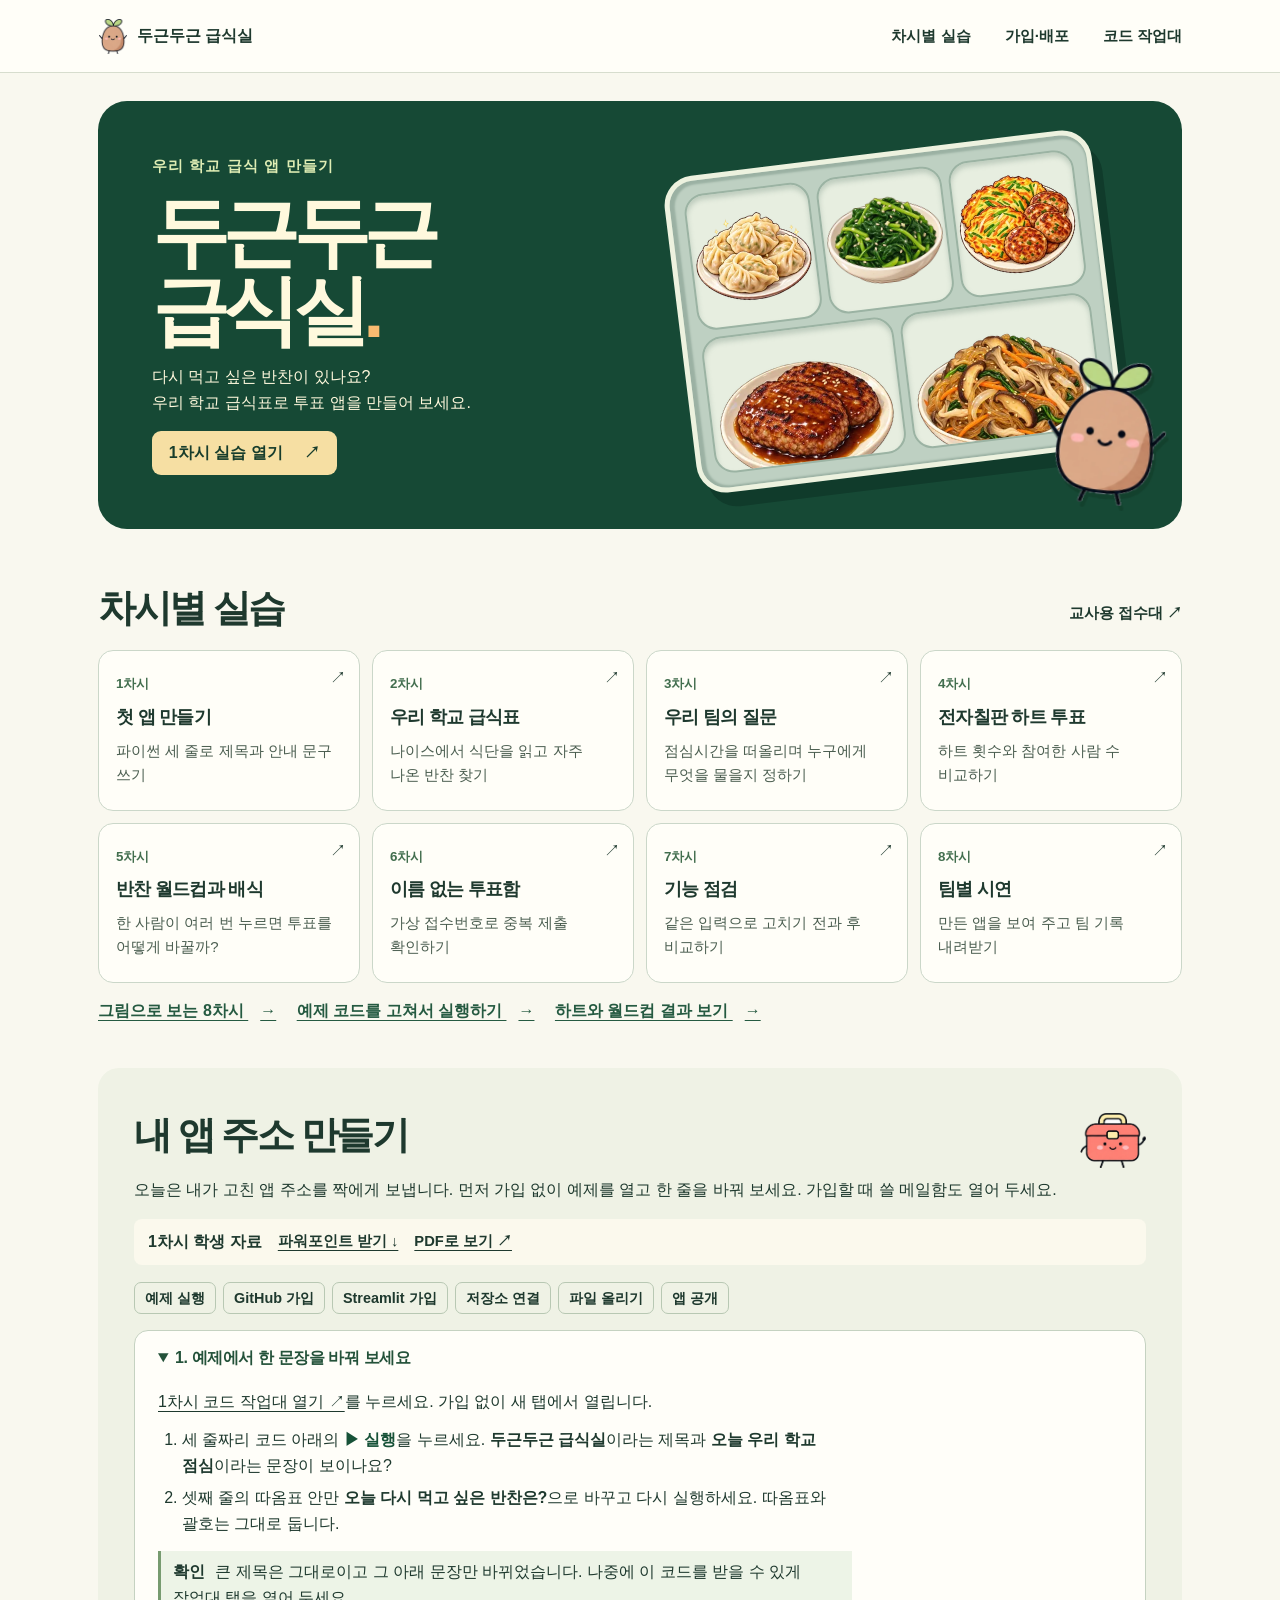
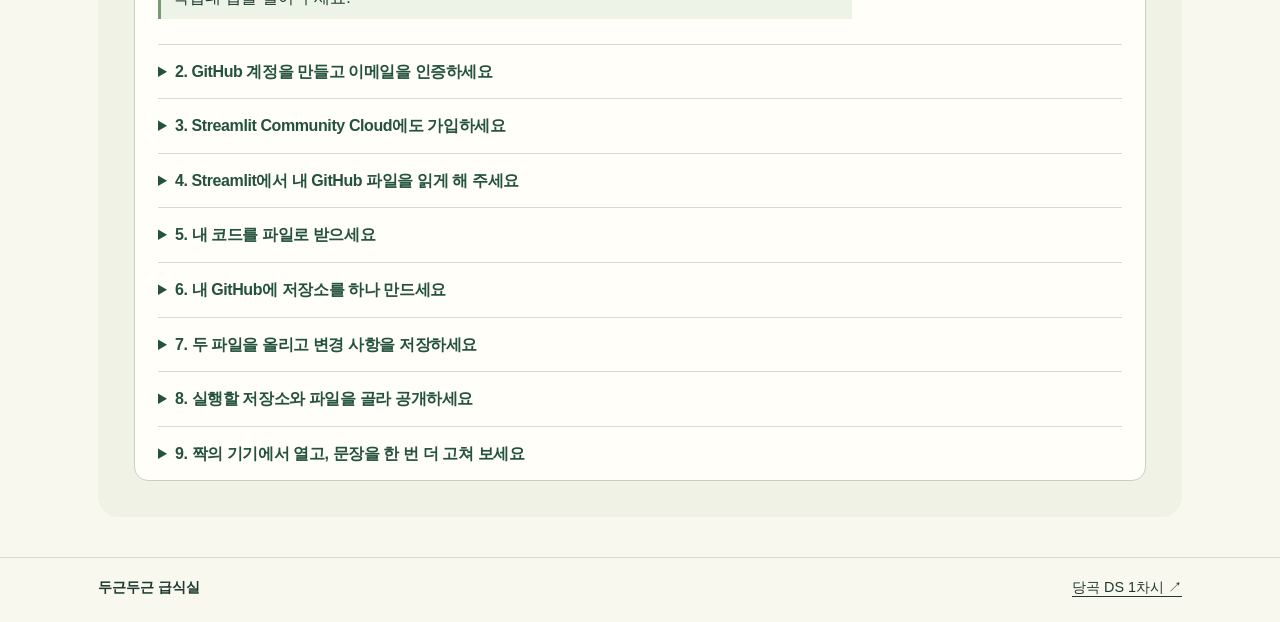
<file: index.html>
<!doctype html><html lang="ko"><head><meta charset="utf-8"><meta name="viewport" content="width=device-width,initial-scale=1"><meta name="theme-color" content="#174d3b"><title>두근두근 급식실 · 우리 학교 급식 앱 만들기</title><link rel="icon" href="assets/dugeun.webp"><link rel="stylesheet" href="site.css"></head><body>
<header><div class="bar"><a class="brand" href="./"><img src="assets/dugeun.webp" alt="">두근두근 급식실</a><nav aria-label="수업 메뉴"><a href="#lessons">차시별 실습</a><a href="#signup">가입·배포</a><a href="workshop/">코드 작업대</a></nav></div></header>
<main><section class="cover">
<div class="covercopy"><p class="class">우리 학교 급식 앱 만들기</p><h1>두근두근<br>급식실<span>.</span></h1><p>다시 먹고 싶은 반찬이 있나요?<br>우리 학교 급식표로 투표 앱을 만들어 보세요.</p><a class="btn light" href="lab/?lesson=1">1차시 실습 열기 <b>↗</b></a></div>
<div class="art" aria-hidden="true"><div class="tray"><div><img src="src/그림/3.webp" alt=""></div><div><img src="src/그림/4.webp" alt=""></div><div><img src="src/그림/7.webp" alt=""></div><div><img src="src/그림/1.webp" alt=""></div><div><img src="src/그림/0.webp" alt=""></div></div><img class="mascot" src="assets/dugeun.webp" alt=""></div></section>
<section id="lessons"><div class="section-title"><h2>차시별 실습</h2><a href="lab/?lesson=10">교사용 접수대 ↗</a></div><div class="units">
<a class="unit" href="lab/?lesson=1"><small>1차시</small><h3>첫 앱 만들기</h3><p>파이썬 세 줄로 제목과 안내 문구 쓰기</p><span aria-hidden="true">↗</span></a>
<a class="unit" href="lab/?lesson=2"><small>2차시</small><h3>우리 학교 급식표</h3><p>나이스에서 식단을 읽고 자주 나온 반찬 찾기</p><span aria-hidden="true">↗</span></a>
<a class="unit" href="lab/?lesson=3"><small>3차시</small><h3>우리 팀의 질문</h3><p>점심시간을 떠올리며 누구에게 무엇을 물을지 정하기</p><span aria-hidden="true">↗</span></a>
<a class="unit" href="lab/?lesson=4"><small>4차시</small><h3>전자칠판 하트 투표</h3><p>하트 횟수와 참여한 사람 수 비교하기</p><span aria-hidden="true">↗</span></a>
<a class="unit" href="lab/?lesson=5"><small>5차시</small><h3>반찬 월드컵과 배식</h3><p>한 사람이 여러 번 누르면 투표를 어떻게 바꿀까?</p><span aria-hidden="true">↗</span></a>
<a class="unit" href="lab/?lesson=6"><small>6차시</small><h3>이름 없는 투표함</h3><p>가상 접수번호로 중복 제출 확인하기</p><span aria-hidden="true">↗</span></a>
<a class="unit" href="lab/?lesson=7"><small>7차시</small><h3>기능 점검</h3><p>같은 입력으로 고치기 전과 후 비교하기</p><span aria-hidden="true">↗</span></a>
<a class="unit" href="lab/?lesson=8"><small>8차시</small><h3>팀별 시연</h3><p>만든 앱을 보여 주고 팀 기록 내려받기</p><span aria-hidden="true">↗</span></a>
</div><a class="results" href="visuals/">그림으로 보는 8차시 <b>→</b></a> <span aria-hidden="true">　</span><a class="results" href="workshop/">예제 코드를 고쳐서 실행하기 <b>→</b></a> <span aria-hidden="true">　</span><a class="results" href="lab/?lesson=9">하트와 월드컵 결과 보기 <b>→</b></a></section>
<section id="signup"><div class="section-title"><h2>내 앱 주소 만들기</h2><img src="assets/ttukttak.webp" alt=""></div><p>오늘은 내가 고친 앱 주소를 짝에게 보냅니다. 먼저 가입 없이 예제를 열고 한 줄을 바꿔 보세요. 가입할 때 쓸 메일함도 열어 두세요.</p>
<div class="deck"><strong>1차시 학생 자료</strong> <a href="lesson01/%EB%91%90%EA%B7%BC%EB%91%90%EA%B7%BC%20%EA%B8%89%EC%8B%9D%EC%8B%A4_%ED%95%99%EC%83%9D%EC%9A%A9%201%EC%B0%A8%EC%8B%9C_ChatGPT_2026-11-21_1331_KST.pptx">파워포인트 받기 ↓</a> <a href="lesson01/%EB%91%90%EA%B7%BC%EB%91%90%EA%B7%BC%20%EA%B8%89%EC%8B%9D%EC%8B%A4_%ED%95%99%EC%83%9D%EC%9A%A9%201%EC%B0%A8%EC%8B%9C_ChatGPT_2026-11-21_1331_KST.pdf">PDF로 보기 ↗</a></div>
<nav class="setup-jump" aria-label="1차시 진행 순서">
  <a href="#first-try">예제 실행</a><a href="#github-account">GitHub 가입</a><a href="#streamlit-account">Streamlit 가입</a><a href="#github-connect">저장소 연결</a><a href="#first-files">파일 올리기</a><a href="#first-deploy">앱 공개</a>
</nav>
<div class="setup-list">
<details id="first-try" open>
  <summary>1. 예제에서 한 문장을 바꿔 보세요</summary>
  <div class="setup-body">
    <p><a href="workshop/?unit=1" target="_blank" rel="noopener">1차시 코드 작업대 열기 ↗</a>를 누르세요. 가입 없이 새 탭에서 열립니다.</p>
    <ol><li>세 줄짜리 코드 아래의 <strong>▶ 실행</strong>을 누르세요. <b>두근두근 급식실</b>이라는 제목과 <b>오늘 우리 학교 점심</b>이라는 문장이 보이나요?</li><li>셋째 줄의 따옴표 안만 <b>오늘 다시 먹고 싶은 반찬은?</b>으로 바꾸고 다시 실행하세요. 따옴표와 괄호는 그대로 둡니다.</li></ol>
    <p class="setup-check"><b>확인</b> 큰 제목은 그대로이고 그 아래 문장만 바뀌었습니다. 나중에 이 코드를 받을 수 있게 작업대 탭을 열어 두세요.</p>
  </div>
</details>
<details id="github-account">
  <summary>2. GitHub 계정을 만들고 이메일을 인증하세요</summary>
  <div class="setup-body">
    <p>GitHub는 내 코드를 보관할 곳입니다. 이미 계정이 있으면 <a href="https://github.com/login" target="_blank" rel="noopener">GitHub 로그인 ↗</a> 후 바로 3번으로 가세요.</p>
    <ol><li><a href="https://github.com/signup" target="_blank" rel="noopener">GitHub 가입 페이지 ↗</a>를 엽니다. 이메일로 가입한다면 받은편지함을 열 수 있는 이메일, 비밀번호, <b>Username</b>(사용자 이름)을 입력하세요. 이미 쓰는 이름이라는 안내가 뜨면 이름 뒤에 숫자를 붙여 보세요.</li><li>사람인지 확인하는 문제가 뜨면 화면 안내에 따라 완료하세요. GitHub에서 보낸 메일을 열어 인증 링크를 누르거나, 인증 코드가 왔다면 GitHub 가입 창에 입력하세요.</li></ol>
    <p class="setup-check"><b>확인</b> GitHub에 로그인한 뒤 오른쪽 위 프로필 메뉴에서 내 사용자 이름을 확인합니다. 이 이름은 잠시 뒤 앱을 공개할 때 다시 씁니다.</p>
    <p class="setup-help">메일이 안 오면 입력한 주소와 스팸함을 확인하세요. 인증을 기다리는 동안 짝과 코드 작업대를 함께 써도 됩니다.</p>
  </div>
</details>
<details id="streamlit-account">
  <summary>3. Streamlit Community Cloud에도 가입하세요</summary>
  <div class="setup-body">
    <p>내 코드를 실행해 친구가 열 수 있는 주소를 만드는 곳입니다. 방금 만든 GitHub 계정으로 본인을 확인하면 Streamlit용 비밀번호를 한 번 더 정할 필요가 없습니다.</p>
    <ol><li><a href="https://share.streamlit.io/" target="_blank" rel="noopener">Streamlit Community Cloud 열기 ↗</a>. <strong>Continue to sign-in</strong>을 누르세요. 처음이라면 로그인 화면의 <b>Don’t have an account?</b> 옆 <strong>Sign up</strong>을 누르세요. 이미 가입했다면 로그인 화면에서 계속합니다.</li><li><strong>Continue with GitHub</strong>를 누르세요. GitHub 로그인 창이 뜨면 2번에서 쓴 계정으로 로그인합니다. Streamlit Community Cloud가 이메일을 확인하도록 허용할지 물으면 계정과 앱 이름을 확인하고 승인하세요.</li><li>첫 가입 정보 화면이 나오면 <b>Primary email</b>을 확인하고 필수 항목을 채우세요. 맨 아래 <strong>Continue</strong>를 누르세요. 이미 가입한 학생은 이 화면을 건너뛰고 작업 공간으로 들어갑니다.</li></ol>
    <div class="setup-screens">
      <figure><img src="assets/onboarding/streamlit-sign-in.png" alt="처음 보이는 로그인 화면. 맨 아래에 Sign up이 있습니다." width="785" height="832" loading="lazy"><figcaption>처음 가입할 때는 맨 아래 <b>Sign up</b></figcaption></figure>
      <figure><img src="assets/onboarding/streamlit-sign-up.png" alt="Sign up 화면의 가입 방법 중 Continue with GitHub 버튼" width="745" height="404" loading="lazy"><figcaption>가입 화면에서 <b>Continue with GitHub</b></figcaption></figure>
    </div>
    <p class="setup-check"><b>가입 완료</b> 작업 공간이 열리면 Streamlit 계정이 생긴 겁니다. 왼쪽 위 <b>Workspaces</b>에 경고 표시가 있으면 4번에서 내 GitHub 저장소를 연결하세요.</p>
  </div>
</details>
<details id="github-connect">
  <summary>4. Streamlit에서 내 GitHub 파일을 읽게 해 주세요</summary>
  <div class="setup-body">
    <p>앞 단계에서는 내 이메일로 로그인했습니다. 이제 내가 공개한 코드를 Streamlit이 읽을 수 있도록 연결합니다.</p>
    <ol><li>Streamlit 왼쪽 위 <strong>Workspaces</strong>를 누르고 <strong>Connect GitHub account</strong>를 고르세요.</li><li>GitHub로 이동하면 내 계정인지 확인하고 <strong>Authorize streamlit</strong>을 누르세요. 다시 로그인하라는 창이 뜨면 같은 GitHub 계정을 쓰세요.</li></ol>
    <p class="setup-check"><b>연결 완료</b> Streamlit으로 돌아왔을 때 왼쪽 위에 내 GitHub 사용자 이름이 보입니다. 처음부터 내 이름이 보였으면 5번으로 가세요.</p>
  </div>
</details>
<details id="first-files">
  <summary>5. 내 코드를 파일로 받으세요</summary>
  <div class="setup-body">
    <ol><li>처음에 열어 둔 <b>코드 작업대</b> 탭으로 돌아갑니다. 내 문구가 맞는지 확인하고 편집창 위의 <strong>코드 받기 ↓</strong>를 누르세요. 받은 <code>app.py</code>에 내가 고친 세 줄이 들어 있습니다.</li><li><a href="starter/requirements.txt" download="requirements.txt">requirements.txt 받기 ↓</a>를 누르세요. 파일 안의 <code>streamlit</code> 한 줄은 앱 실행에 필요한 도구의 이름입니다.</li><li>브라우저의 다운로드 목록이나 기기의 다운로드 폴더를 열어 두 파일을 찾으세요. 여러 번 받아 <code>app (1).py</code>처럼 숫자가 붙었다면 내가 고친 파일의 이름을 <code>app.py</code>로 정리하세요.</li></ol>
    <p class="setup-check"><b>올릴 파일</b> <code>app.py</code>와 <code>requirements.txt</code>, 두 개입니다. 작업대 탭을 닫았다면 <a href="workshop/?unit=1" target="_blank" rel="noopener">코드 작업대 ↗</a>를 다시 열어 문구부터 고치세요.</p>
  </div>
</details>
<details id="first-repo">
  <summary>6. 내 GitHub에 저장소를 하나 만드세요</summary>
  <div class="setup-body">
    <p>저장소(Repository)는 한 앱에 쓸 파일을 모아 두는 곳입니다.</p>
    <ol><li><a href="https://github.com/new" target="_blank" rel="noopener">새 저장소 만들기 ↗</a>에서 <b>Owner</b>가 내 사용자 이름인지 확인하세요. <b>Repository name</b>에 <code>lunch-app</code>을 적습니다.</li><li>공개 범위는 <strong>Public</strong>을 고르고, <b>Add README</b>는 꺼 둔 뒤 <strong>Create repository</strong>를 누르세요.</li></ol>
    <p class="setup-check"><b>확인</b> 화면 위에 <code>내 사용자 이름 / lunch-app</code>이 보입니다. 이미 같은 이름의 수업용 저장소가 있다면 그 저장소의 <b>Code</b> 화면에서 7번을 시작하세요.</p>
  </div>
</details>
<details id="first-upload">
  <summary>7. 두 파일을 올리고 변경 사항을 저장하세요</summary>
  <div class="setup-body">
    <ol><li>빈 저장소 안내에서 <strong>uploading an existing file</strong>을 누르세요. 파일 목록이 이미 보인다면 위쪽 <strong>Add file</strong>에서 <strong>Upload files</strong>를 고르세요.</li><li>파일 두 개를 업로드 칸에 끌어 놓거나 <strong>choose your files</strong>를 눌러 고르세요. 두 이름이 보이면 아래에 <b>첫 급식 앱</b>이라고 변경 내용을 적고 <strong>Commit changes</strong>를 누르세요. 저장할 곳을 고르는 창이 나오면 현재 브랜치에 저장하세요.</li></ol>
    <p class="setup-check"><b>확인</b> <b>Code</b> 화면 첫 목록에 <code>app.py</code>와 <code>requirements.txt</code>가 나란히 보여야 합니다. 목록 위 브랜치 이름도 보세요. 보통 <code>main</code>입니다.</p>
  </div>
</details>
<details id="first-deploy">
  <summary>8. 실행할 저장소와 파일을 골라 공개하세요</summary>
  <div class="setup-body">
    <ol><li><a href="https://share.streamlit.io/" target="_blank" rel="noopener">Streamlit 작업 공간 ↗</a>에서 오른쪽 위 <strong>Create app</strong>을 누르세요. 이미 만든 앱이 있는지 물으면 <strong>Yup, I have an app</strong>을 고르세요.</li><li>아래 세 칸을 채우세요. 예시의 ‘내 사용자 이름’ 자리에는 2번에서 확인한 이름을 씁니다.</li></ol>
    <dl class="setup-fields"><div><dt>Repository</dt><dd><code>내 사용자 이름/lunch-app</code></dd></div><div><dt>Branch</dt><dd><code>main</code> 또는 7번에서 확인한 브랜치 이름</dd></div><div><dt>Main file path</dt><dd><code>app.py</code></dd></div></dl>
    <p>세 칸을 확인한 뒤 <strong>Deploy</strong>를 누르세요. 앱을 준비하는 동안 잠깐 기다립니다.</p>
    <p class="setup-check"><b>공개 완료</b> 주소 끝이 <code>.streamlit.app</code>인 화면에 내 제목과 내가 고친 문구가 보입니다.</p>
    <p class="setup-help">저장소가 목록에 없으면 소유자와 저장소 이름을 직접 입력하세요. 그래도 찾지 못하면 4번의 사용자 이름과 7번의 <b>Public</b> 표시를 다시 보세요. 파일을 찾지 못했다면 GitHub 첫 목록의 대소문자와 파일 경로를 확인하세요.</p>
  </div>
</details>
<details id="first-share">
  <summary>9. 짝의 기기에서 열고, 문장을 한 번 더 고쳐 보세요</summary>
  <div class="setup-body">
    <ol><li>앱 제목이 보이는 브라우저 주소창에서 <code>.streamlit.app</code> 주소를 복사해 짝에게 보내세요. 짝에게 제목 아래 한 줄을 읽어 달라고 하세요.</li><li>내 GitHub 저장소에서 <code>app.py</code>를 열고 연필 모양 <b>Edit</b>를 누르세요. 셋째 줄의 따옴표 안 문장을 하나 바꾸고 <b>Commit changes</b>로 같은 브랜치에 저장하세요.</li><li>잠시 뒤 짝에게 같은 앱 주소를 새로고침해 달라고 하세요. 짝이 새 문장을 읽으면 오늘 실습은 끝입니다.</li></ol>
    <p class="setup-help">짝의 화면에 파일 목록이 보이면 GitHub 주소를 보낸 겁니다. Streamlit 작업 공간에서 내 앱을 열고, 제목이 보이는 탭의 주소를 다시 보내세요.</p>
  </div>
</details>
</div>
</section></main><footer><div><strong>두근두근 급식실</strong><a href="https://greatsong.github.io/ds-danggok-2026/lesson01.html">당곡 DS 1차시 ↗</a></div></footer>
<script>
function openGuideStep() {
  const step = document.getElementById(location.hash.slice(1));
  if (step && step.matches(".setup-list details")) step.open = true;
}
document.querySelector(".setup-jump").addEventListener("click", event => {
  const link = event.target.closest("a");
  if (link) document.querySelector(link.hash).open = true;
});
window.addEventListener("hashchange", openGuideStep);
openGuideStep();
</script></body></html>
</file>
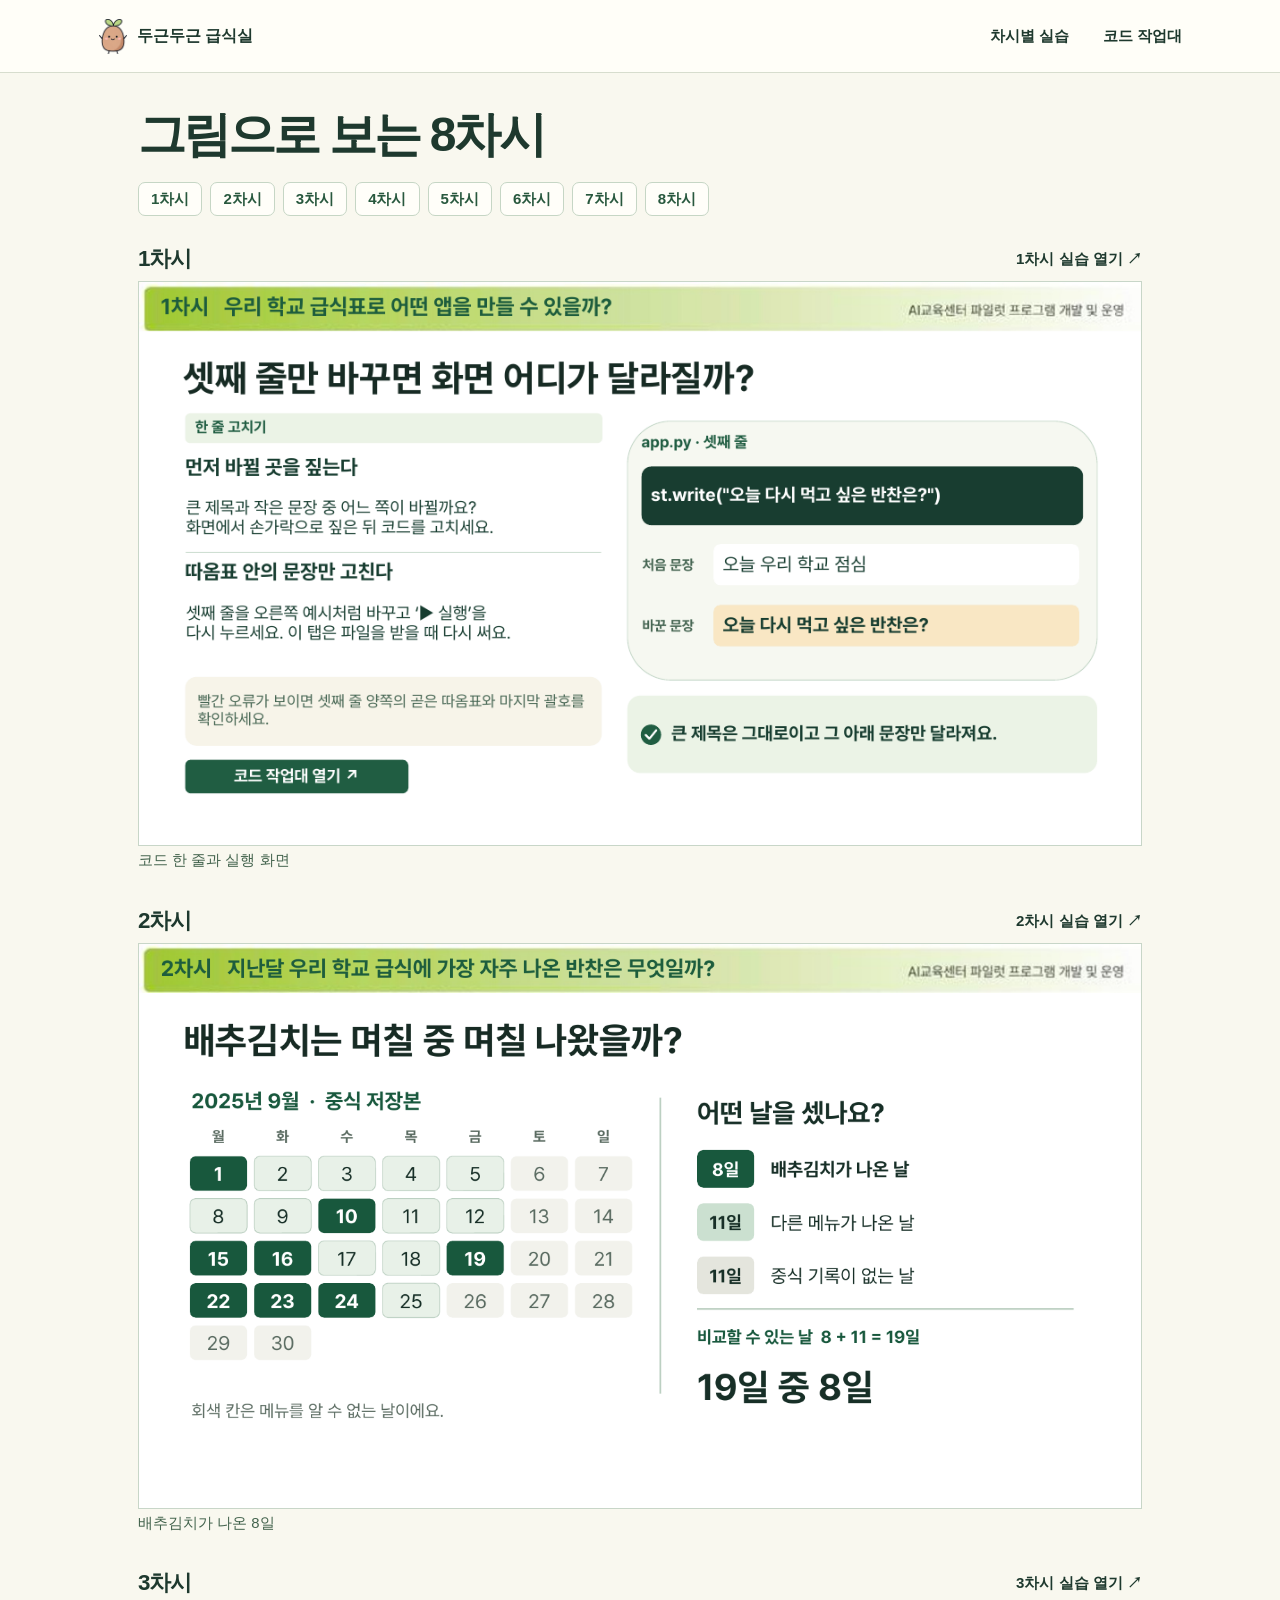
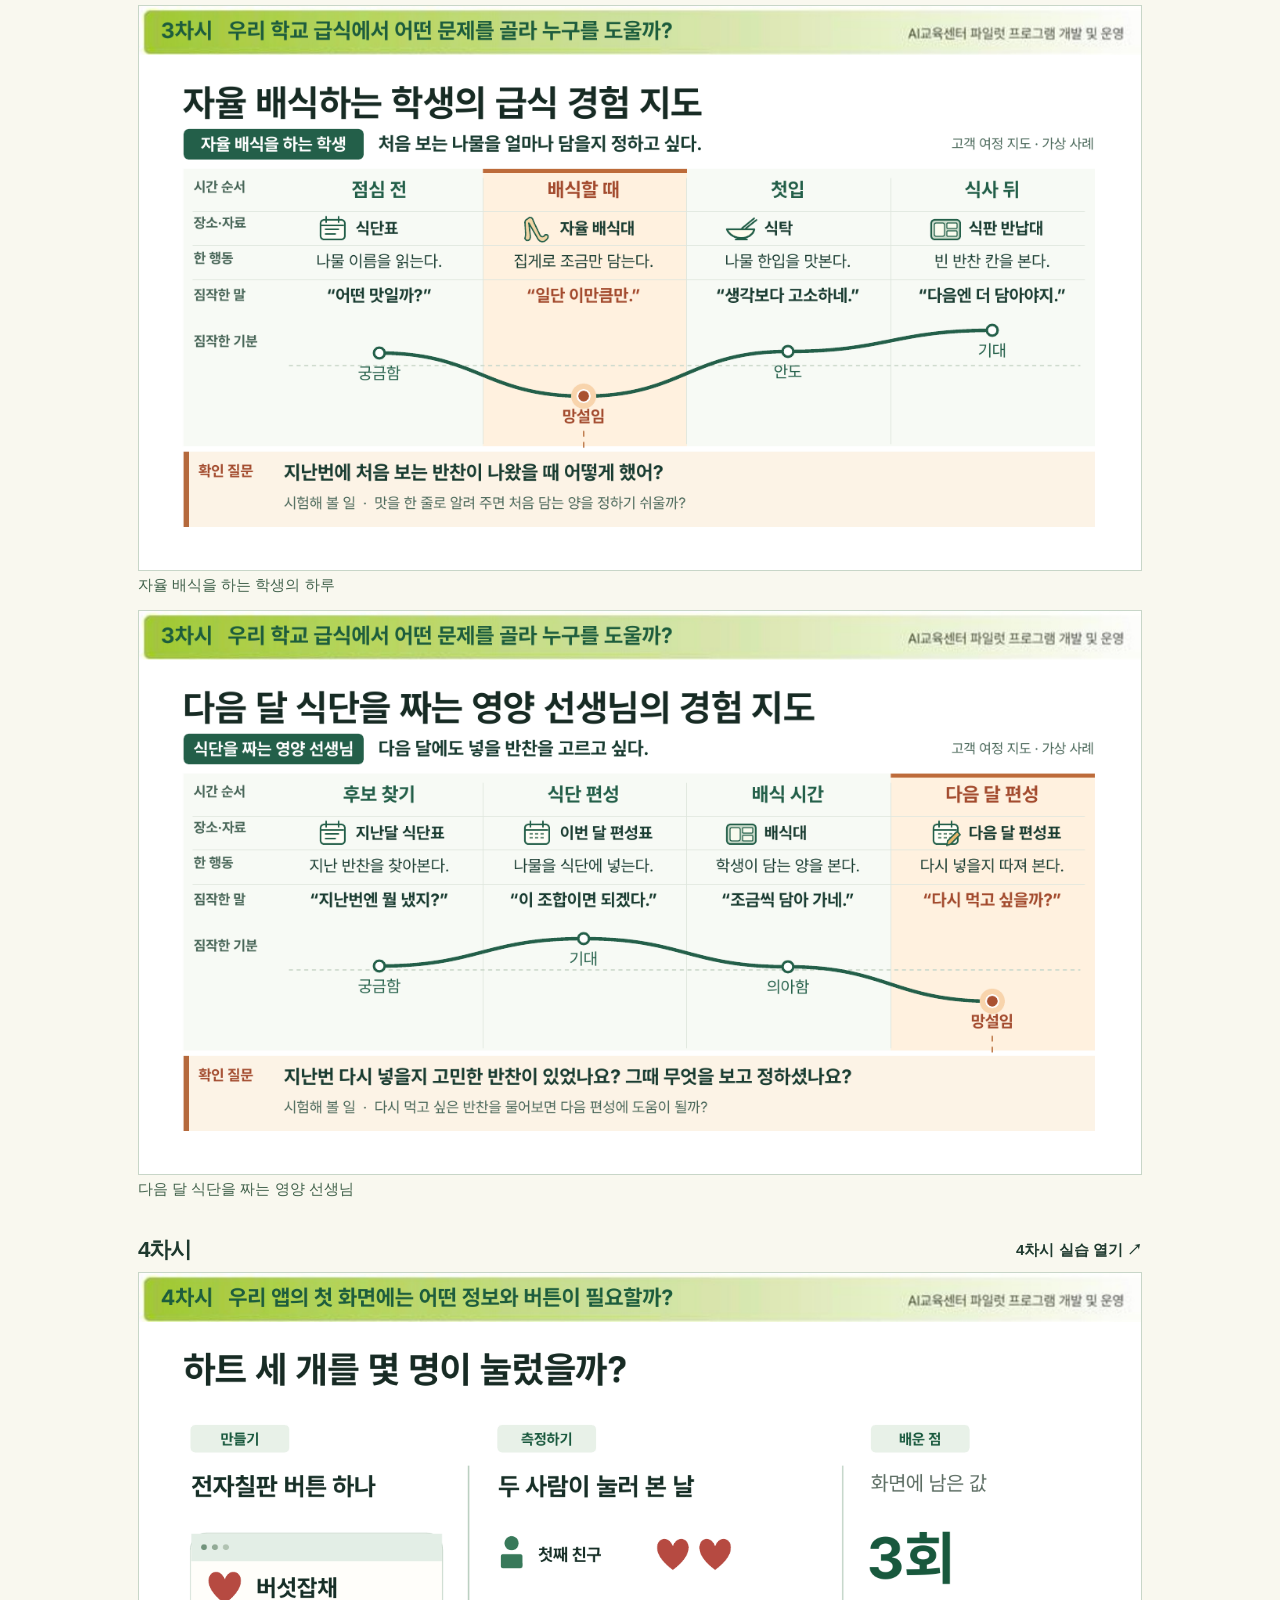
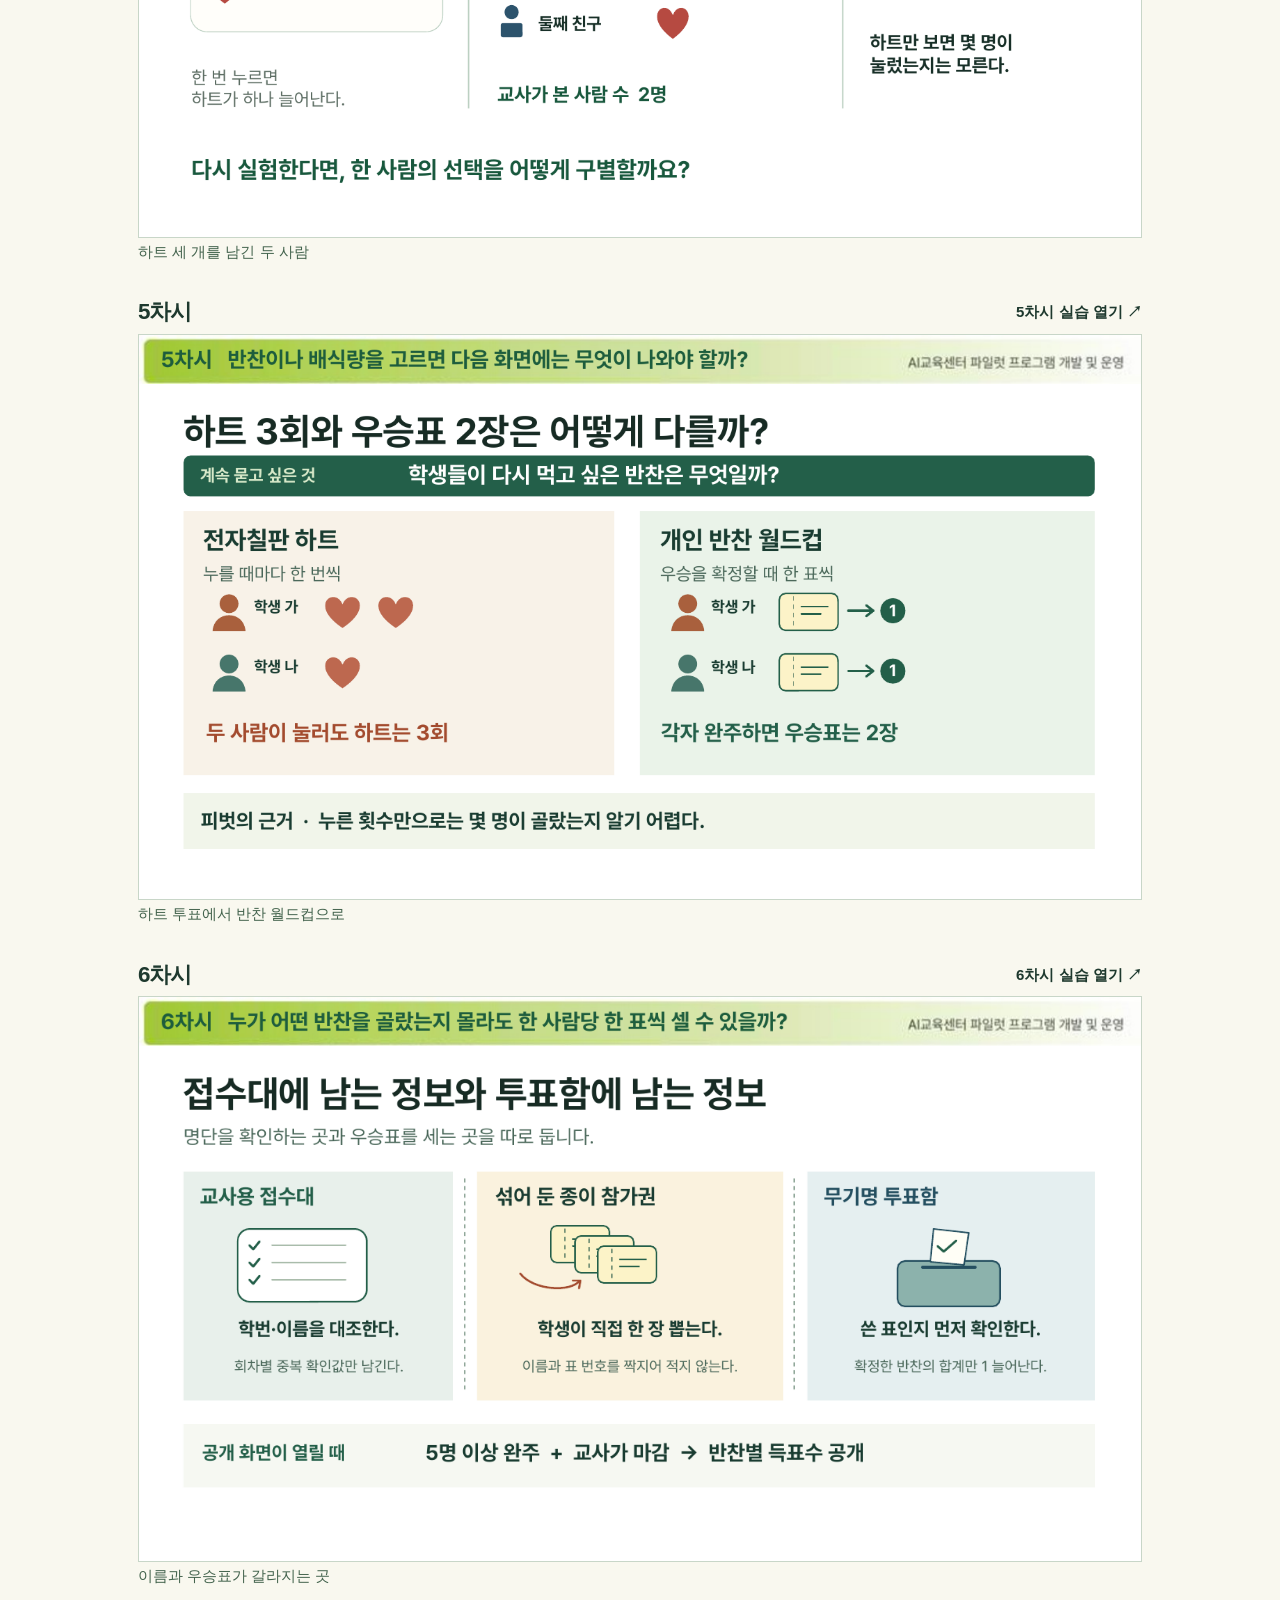
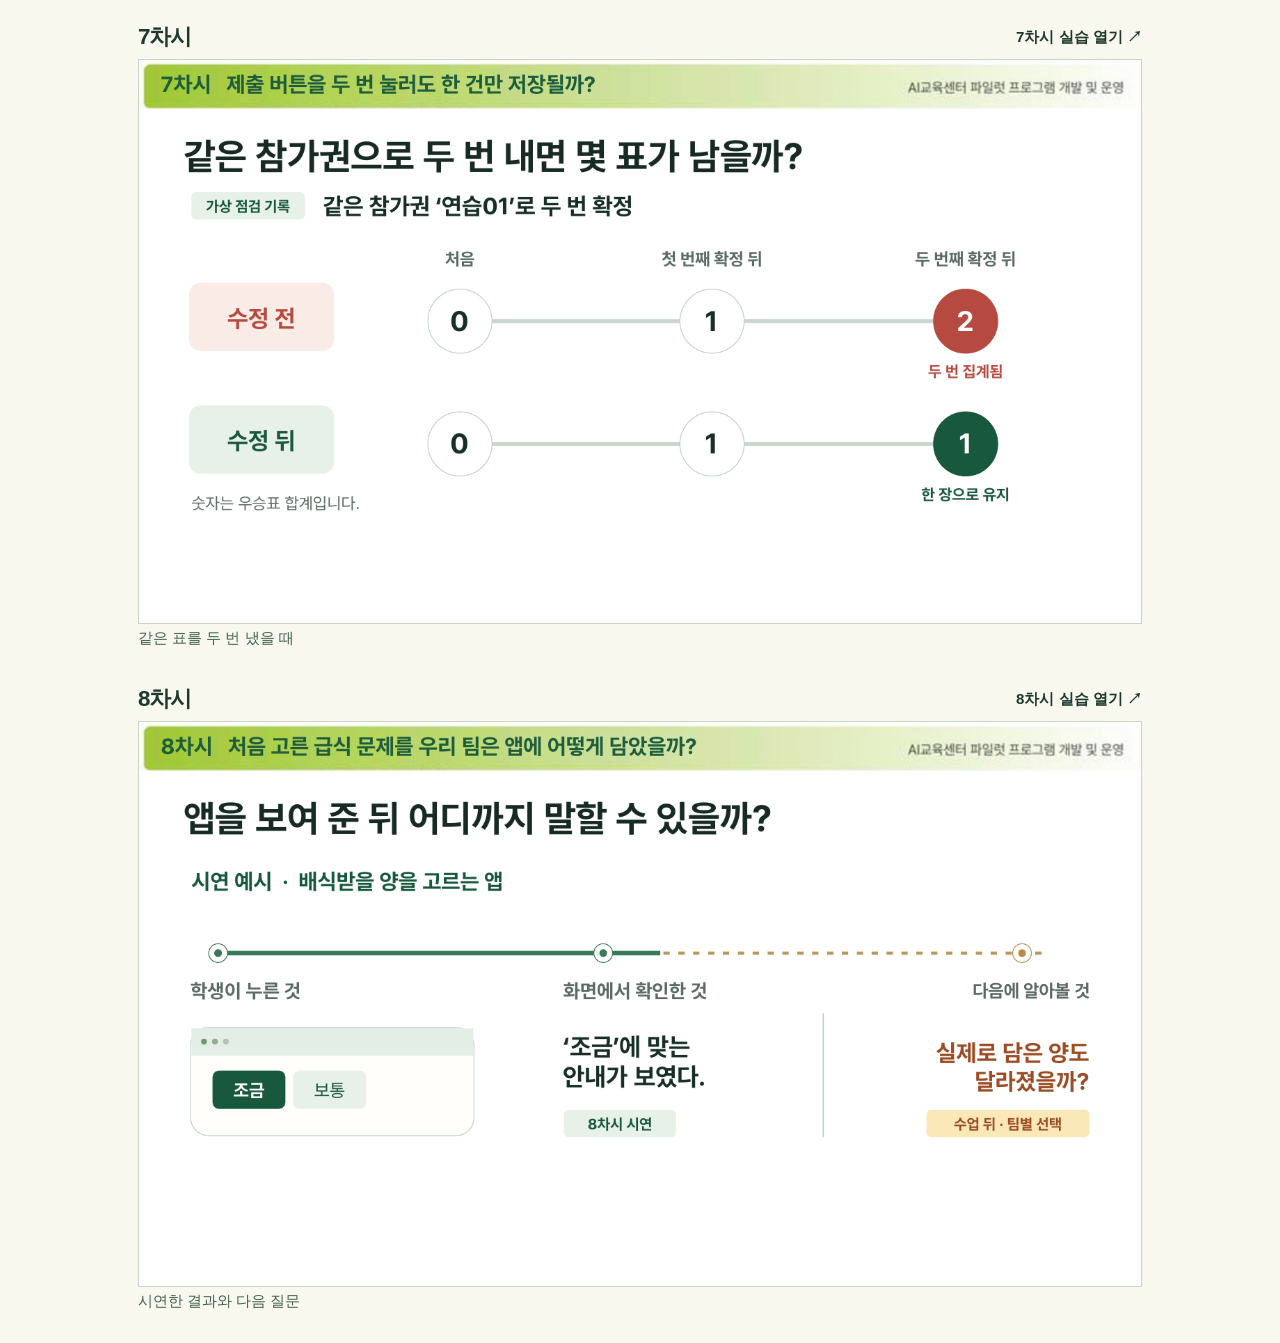
<file: visuals/index.html>
<!doctype html><html lang="ko"><head><meta charset="utf-8"><meta name="viewport" content="width=device-width,initial-scale=1"><title>그림으로 보는 8차시 · 두근두근 급식실</title><link rel="stylesheet" href="../site.css"><style>main{max-width:1100px}h1{margin:24px 0 8px;letter-spacing:-.06em;font-size:clamp(1.8rem,4vw,3rem)}.jump{display:flex;flex-wrap:wrap;gap:8px;margin:0 0 25px}.jump a{padding:4px 12px;border:1px solid #c6d6c5;background:#fffef9;color:#28583e;border-radius:7px;text-decoration:none}.section-title{margin:14px 0 4px}.section-title h2{font-size:1.4rem;margin:0}section{margin:0 0 30px}figure{margin:0 0 12px}figure img{display:block;width:100%;height:auto;background:white;border:1px solid #c8d6c8}figcaption{margin-top:3px;color:#43634d;font-size:.93rem}figure a{display:block}nav a, .bar a{white-space:nowrap}</style></head><body><header><div class="bar"><a class="brand" href="../"><img src="../assets/dugeun.webp" alt="">두근두근 급식실</a><nav><a href="../#lessons">차시별 실습</a><a href="../workshop/">코드 작업대</a></nav></div></header><main><h1>그림으로 보는 8차시</h1><nav aria-label="차시 바로 가기" class="jump"><a href="#u1">1차시</a><a href="#u2">2차시</a><a href="#u3">3차시</a><a href="#u4">4차시</a><a href="#u5">5차시</a><a href="#u6">6차시</a><a href="#u7">7차시</a><a href="#u8">8차시</a></nav><section id="u1"><div class="section-title"><h2>1차시</h2><a href="../lab/?lesson=1">1차시 실습 열기 ↗</a></div><figure><a href="01.webp" aria-label="코드 한 줄과 실행 화면 크게 보기"><img alt="셋째 줄의 문구를 고쳤을 때 달라진 곳" src="01.webp" width="1440" height="810" loading="lazy"></a><figcaption>코드 한 줄과 실행 화면</figcaption></figure></section><section id="u2"><div class="section-title"><h2>2차시</h2><a href="../lab/?lesson=2">2차시 실습 열기 ↗</a></div><figure><a href="02.webp" aria-label="배추김치가 나온 8일 크게 보기"><img alt="9월 급식표에서 중식 기록이 있는 19일을 세는 달력" src="02.webp" width="1440" height="810" loading="lazy"></a><figcaption>배추김치가 나온 8일</figcaption></figure></section><section id="u3"><div class="section-title"><h2>3차시</h2><a href="../lab/?lesson=3">3차시 실습 열기 ↗</a></div><figure><a href="03a.webp" aria-label="자율 배식을 하는 학생의 하루 크게 보기"><img alt="식단표에서 식판 반납대까지, 한 학생의 행동과 짐작한 기분" src="03a.webp" width="1440" height="810" loading="lazy"></a><figcaption>자율 배식을 하는 학생의 하루</figcaption></figure><figure><a href="03b.webp" aria-label="다음 달 식단을 짜는 영양 선생님 크게 보기"><img alt="후보를 찾을 때부터 다시 넣을지 결정할 때까지의 고객 여정 지도" src="03b.webp" width="1440" height="810" loading="lazy"></a><figcaption>다음 달 식단을 짜는 영양 선생님</figcaption></figure></section><section id="u4"><div class="section-title"><h2>4차시</h2><a href="../lab/?lesson=4">4차시 실습 열기 ↗</a></div><figure><a href="04.webp" aria-label="하트 세 개를 남긴 두 사람 크게 보기"><img alt="두 사람이 누른 횟수와 전자칠판에 남은 하트의 수" src="04.webp" width="1440" height="810" loading="lazy"></a><figcaption>하트 세 개를 남긴 두 사람</figcaption></figure></section><section id="u5"><div class="section-title"><h2>5차시</h2><a href="../lab/?lesson=5">5차시 실습 열기 ↗</a></div><figure><a href="05.webp" aria-label="하트 투표에서 반찬 월드컵으로 크게 보기"><img alt="두 사람이 누른 하트 3회와 각자 완주한 뒤에 남긴 우승표 2장" src="05.webp" width="1440" height="810" loading="lazy"></a><figcaption>하트 투표에서 반찬 월드컵으로</figcaption></figure></section><section id="u6"><div class="section-title"><h2>6차시</h2><a href="../lab/?lesson=6">6차시 실습 열기 ↗</a></div><figure><a href="06.webp" aria-label="이름과 우승표가 갈라지는 곳 크게 보기"><img alt="참가 확인, 섞은 참가권 배부, 무기명 집계" src="06.webp" width="1440" height="810" loading="lazy"></a><figcaption>이름과 우승표가 갈라지는 곳</figcaption></figure></section><section id="u7"><div class="section-title"><h2>7차시</h2><a href="../lab/?lesson=7">7차시 실습 열기 ↗</a></div><figure><a href="07.webp" aria-label="같은 표를 두 번 냈을 때 크게 보기"><img alt="같은 입력에 대해 수정하기 전과 후의 우승표 수" src="07.webp" width="1440" height="810" loading="lazy"></a><figcaption>같은 표를 두 번 냈을 때</figcaption></figure></section><section id="u8"><div class="section-title"><h2>8차시</h2><a href="../lab/?lesson=8">8차시 실습 열기 ↗</a></div><figure><a href="08.webp" aria-label="시연한 결과와 다음 질문 크게 보기"><img alt="앱에서 확인한 결과와 추가 자료를 모아야 답할 수 있는 질문" src="08.webp" width="1440" height="810" loading="lazy"></a><figcaption>시연한 결과와 다음 질문</figcaption></figure></section></main></body></html>
</file>
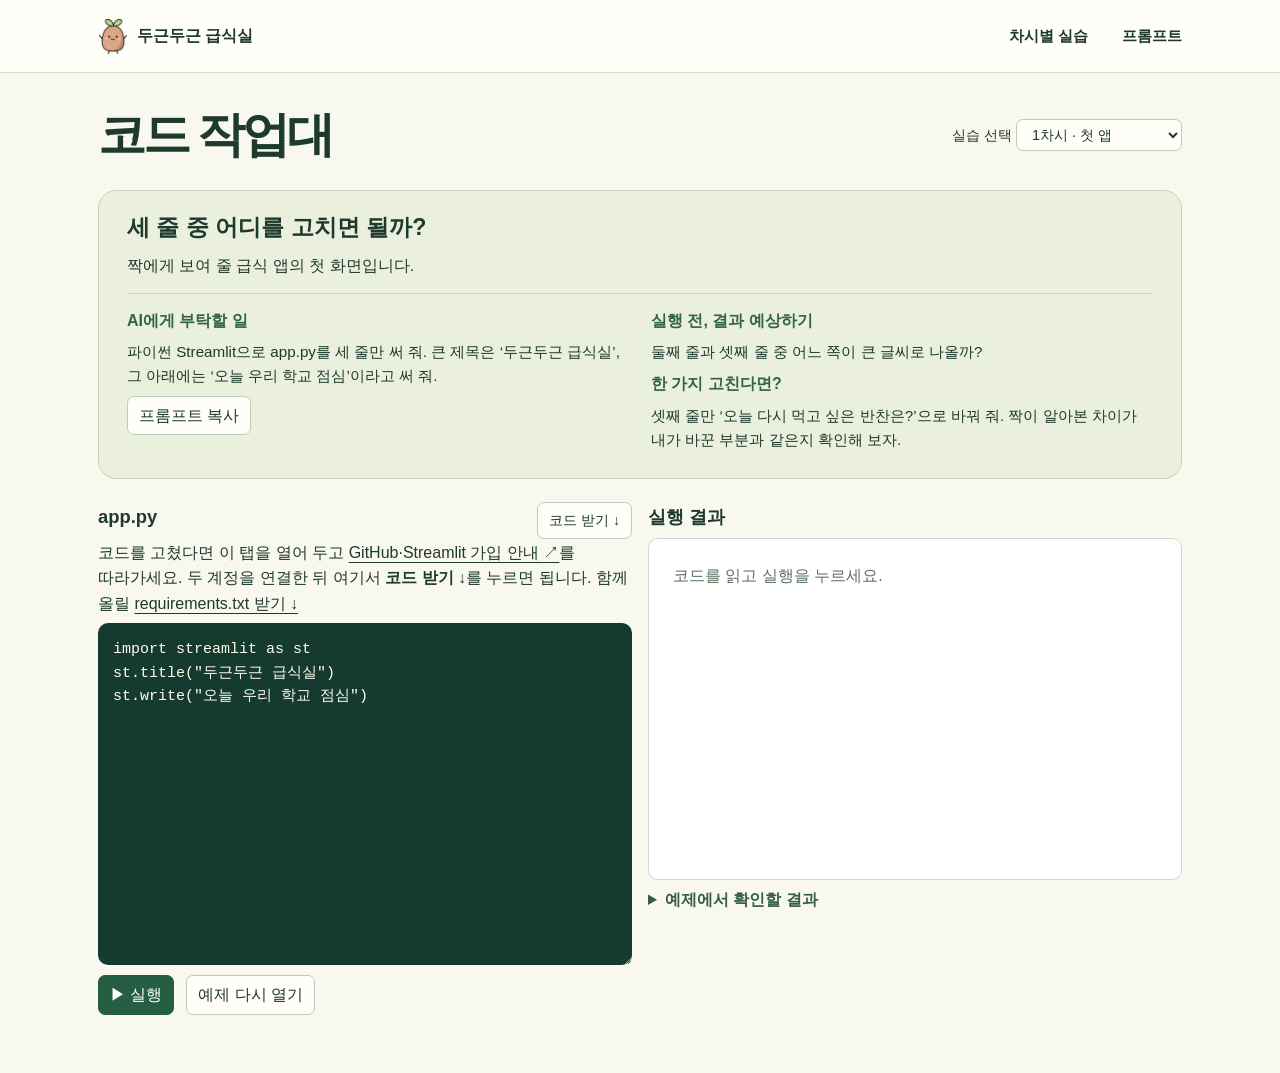
<file: workshop/index.html>
<!doctype html><html lang="ko"><head><meta charset="utf-8"><meta name="viewport" content="width=device-width,initial-scale=1"><title>코드 작업대 · 두근두근 급식실</title><link rel="stylesheet" href="../site.css"><link rel="stylesheet" href="workshop.css"></head><body>
<header><div class="bar"><a class="brand" href="../"><img src="../assets/dugeun.webp" alt="">두근두근 급식실</a><nav><a href="../#lessons">차시별 실습</a><a href="../prompts.html">프롬프트</a></nav></div></header>
<main><div class="workhead"><h1>코드 작업대</h1><label>실습 선택 <select id="unit"></select></label></div>
<section id="brief"><h2 id="title"></h2><p id="situation"></p><div class="activity"><div><h3>AI에게 부탁할 일</h3><p id="prompt"></p><button id="copy">프롬프트 복사</button></div><div><h3>실행 전, 결과 예상하기</h3><p id="predict"></p><h3>한 가지 고친다면?</h3><p id="change"></p></div></div></section>
<div class="grid"><section><div class="editorhead"><h2><label for="editor">app.py</label></h2><button id="save">코드 받기 ↓</button></div>
<div id="first-publish" hidden><p>코드를 고쳤다면 이 탭을 열어 두고 <a target="_blank" rel="noopener" href="../#github-account">GitHub·Streamlit 가입 안내 ↗</a>를 따라가세요. 두 계정을 연결한 뒤 여기서 <b>코드 받기 ↓</b>를 누르면 됩니다. 함께 올릴 <a download href="../starter/requirements.txt">requirements.txt 받기 ↓</a></p></div>
<p id="companions" hidden>내 저장소에 올릴 때는 <a href="급식조회_함께쓰는파일.zip" download>급식 조회용 파일 묶음</a>도 같은 폴더에 두세요.</p><textarea id="editor" autocomplete="off" autocapitalize="off" spellcheck="false"></textarea><div class="actions"><button id="run" class="primary" disabled>▶ 실행</button><button id="reset">예제 다시 열기</button></div><p id="notice" role="status"></p></section>
<section><h2>실행 결과</h2><div id="output"><p>왼쪽 코드를 읽고 <b>실행</b>을 누르세요.</p></div><details><summary>예제에서 확인할 결과</summary><p id="check"></p></details></section></div></main>
<script type="module" src="studio.js"></script></body></html>
</file>
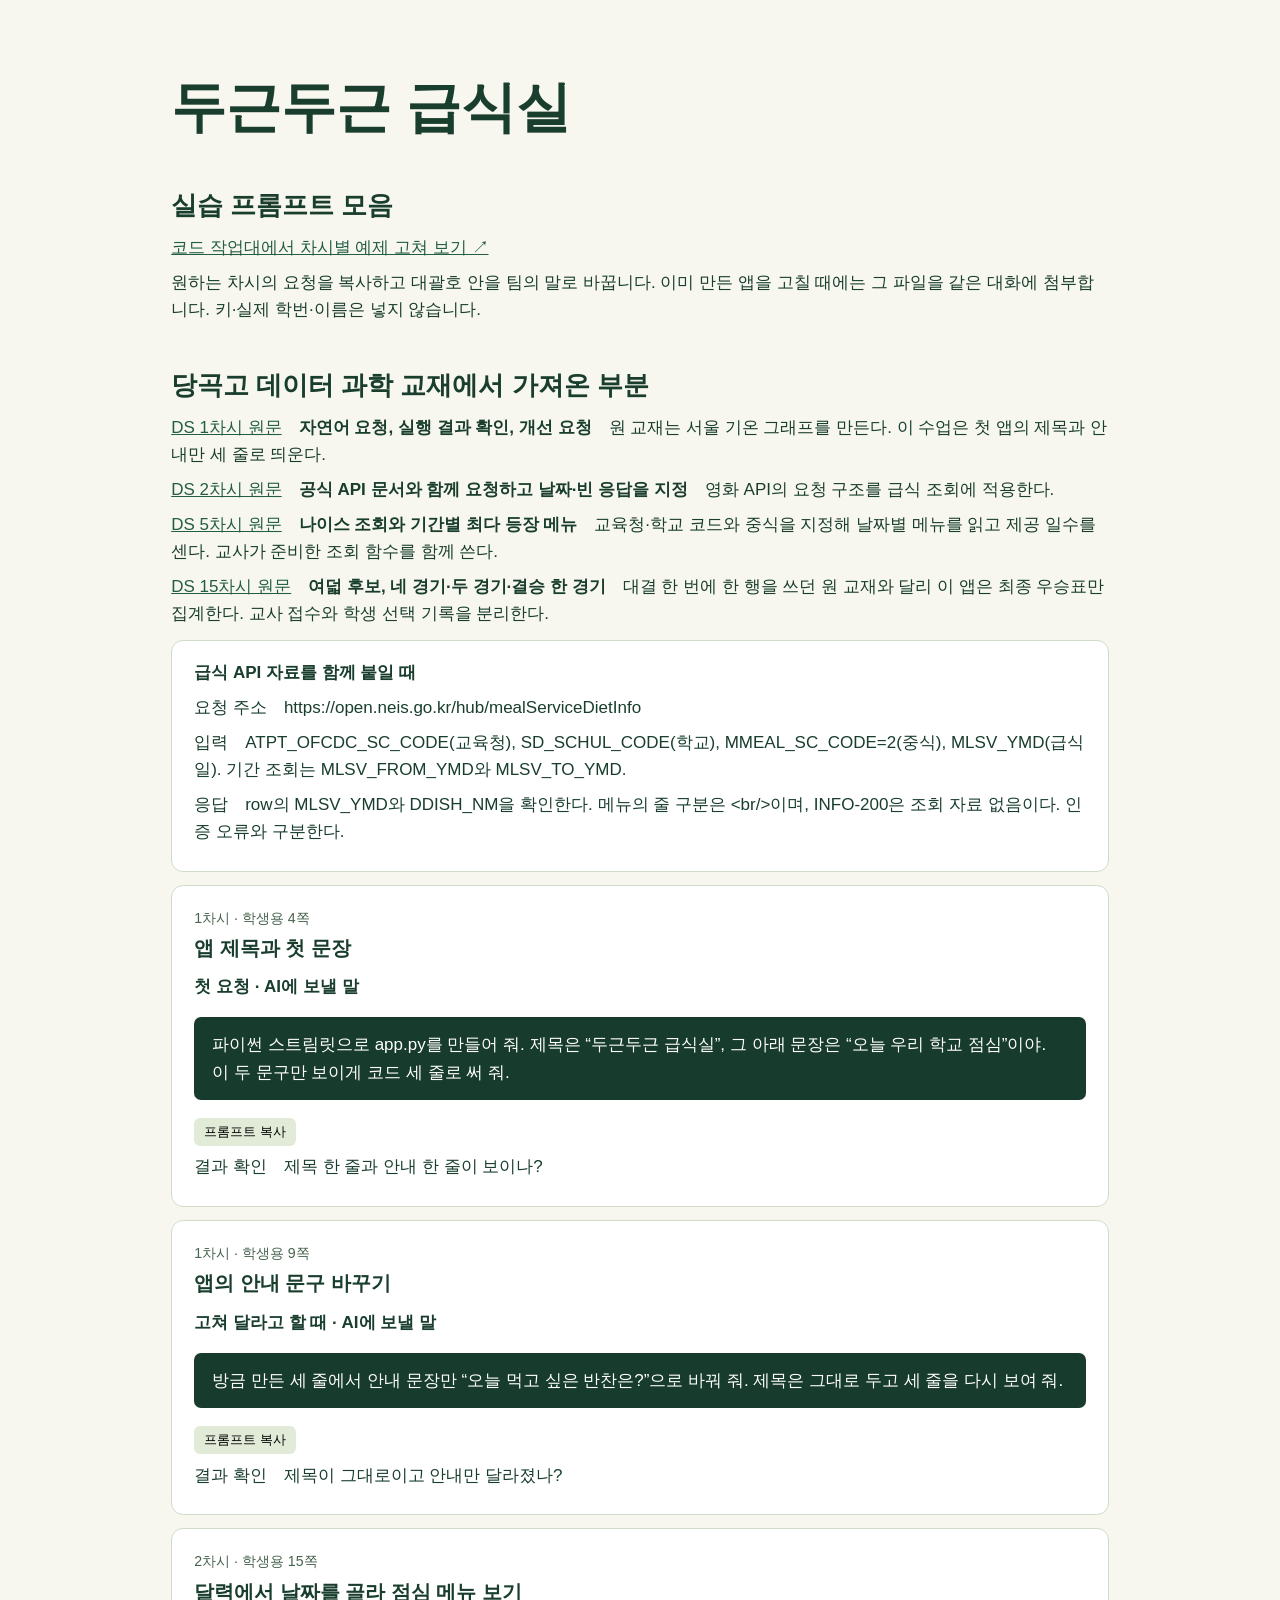
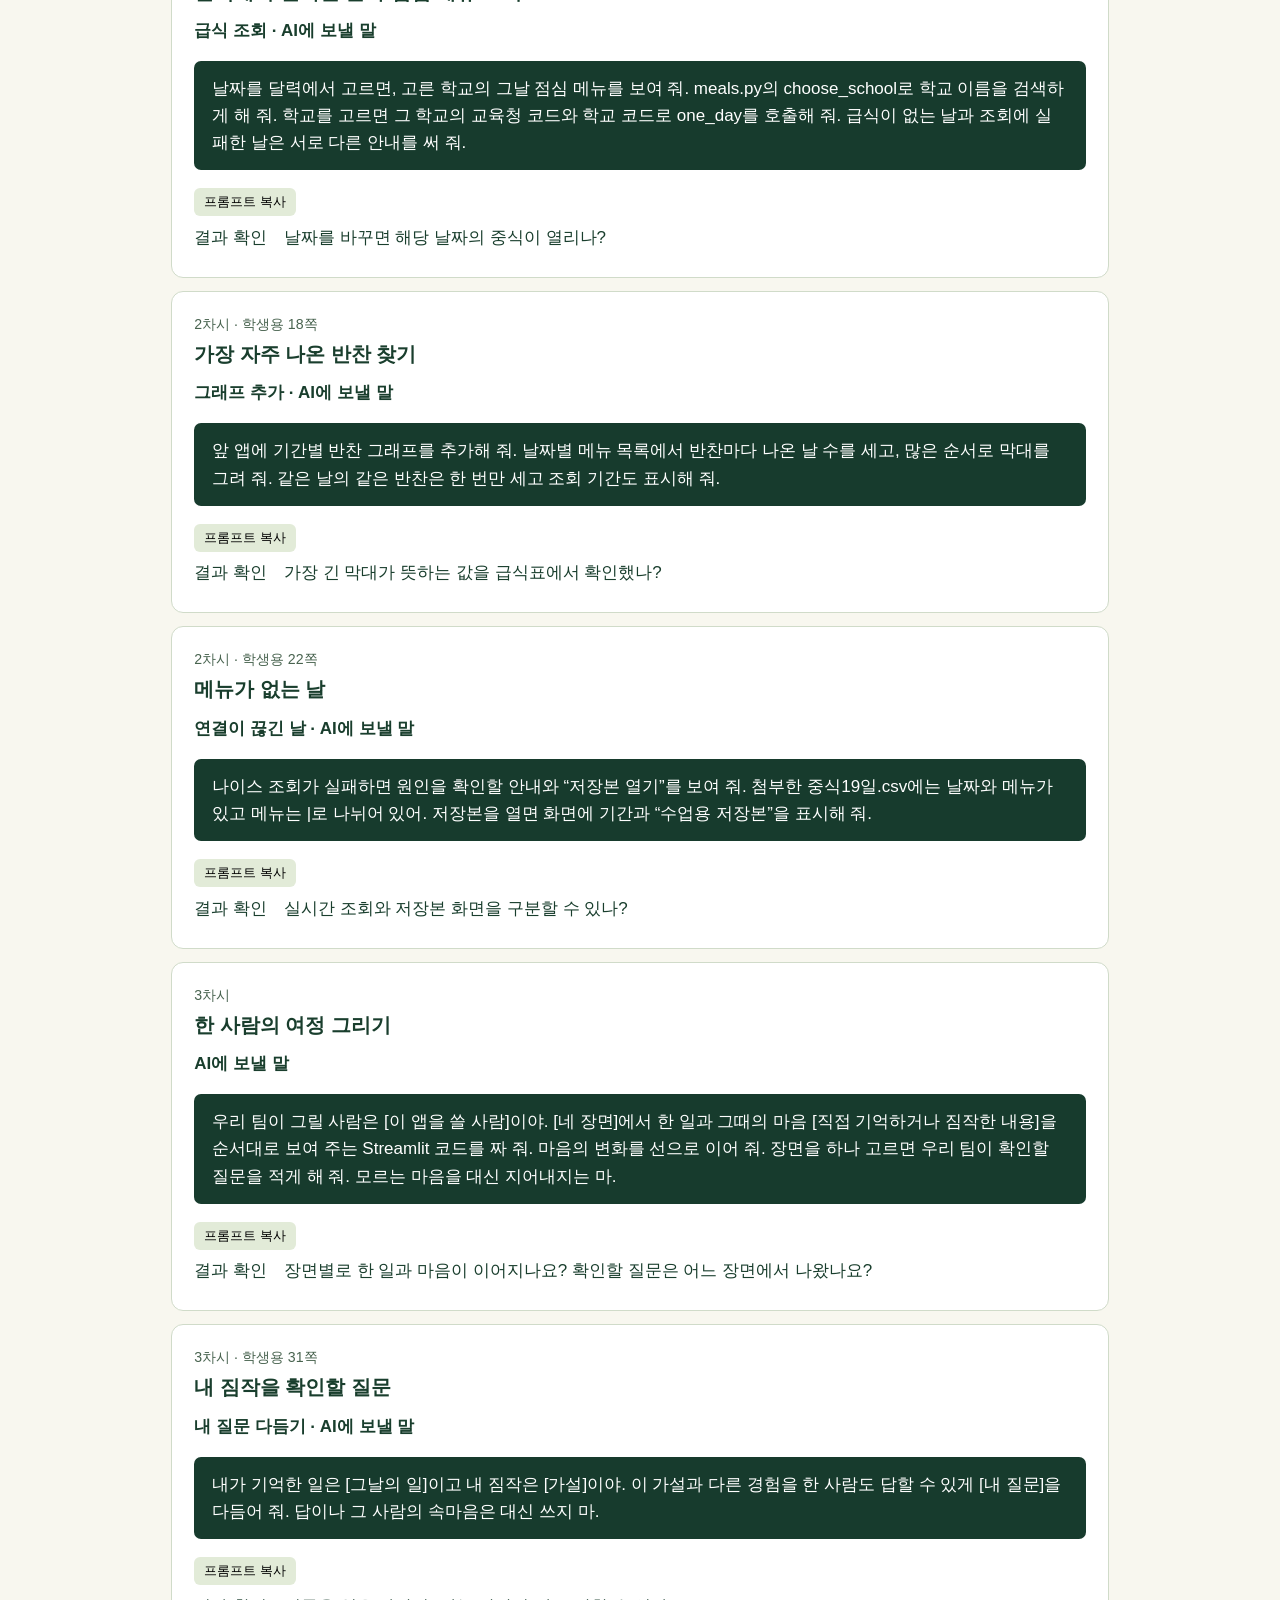
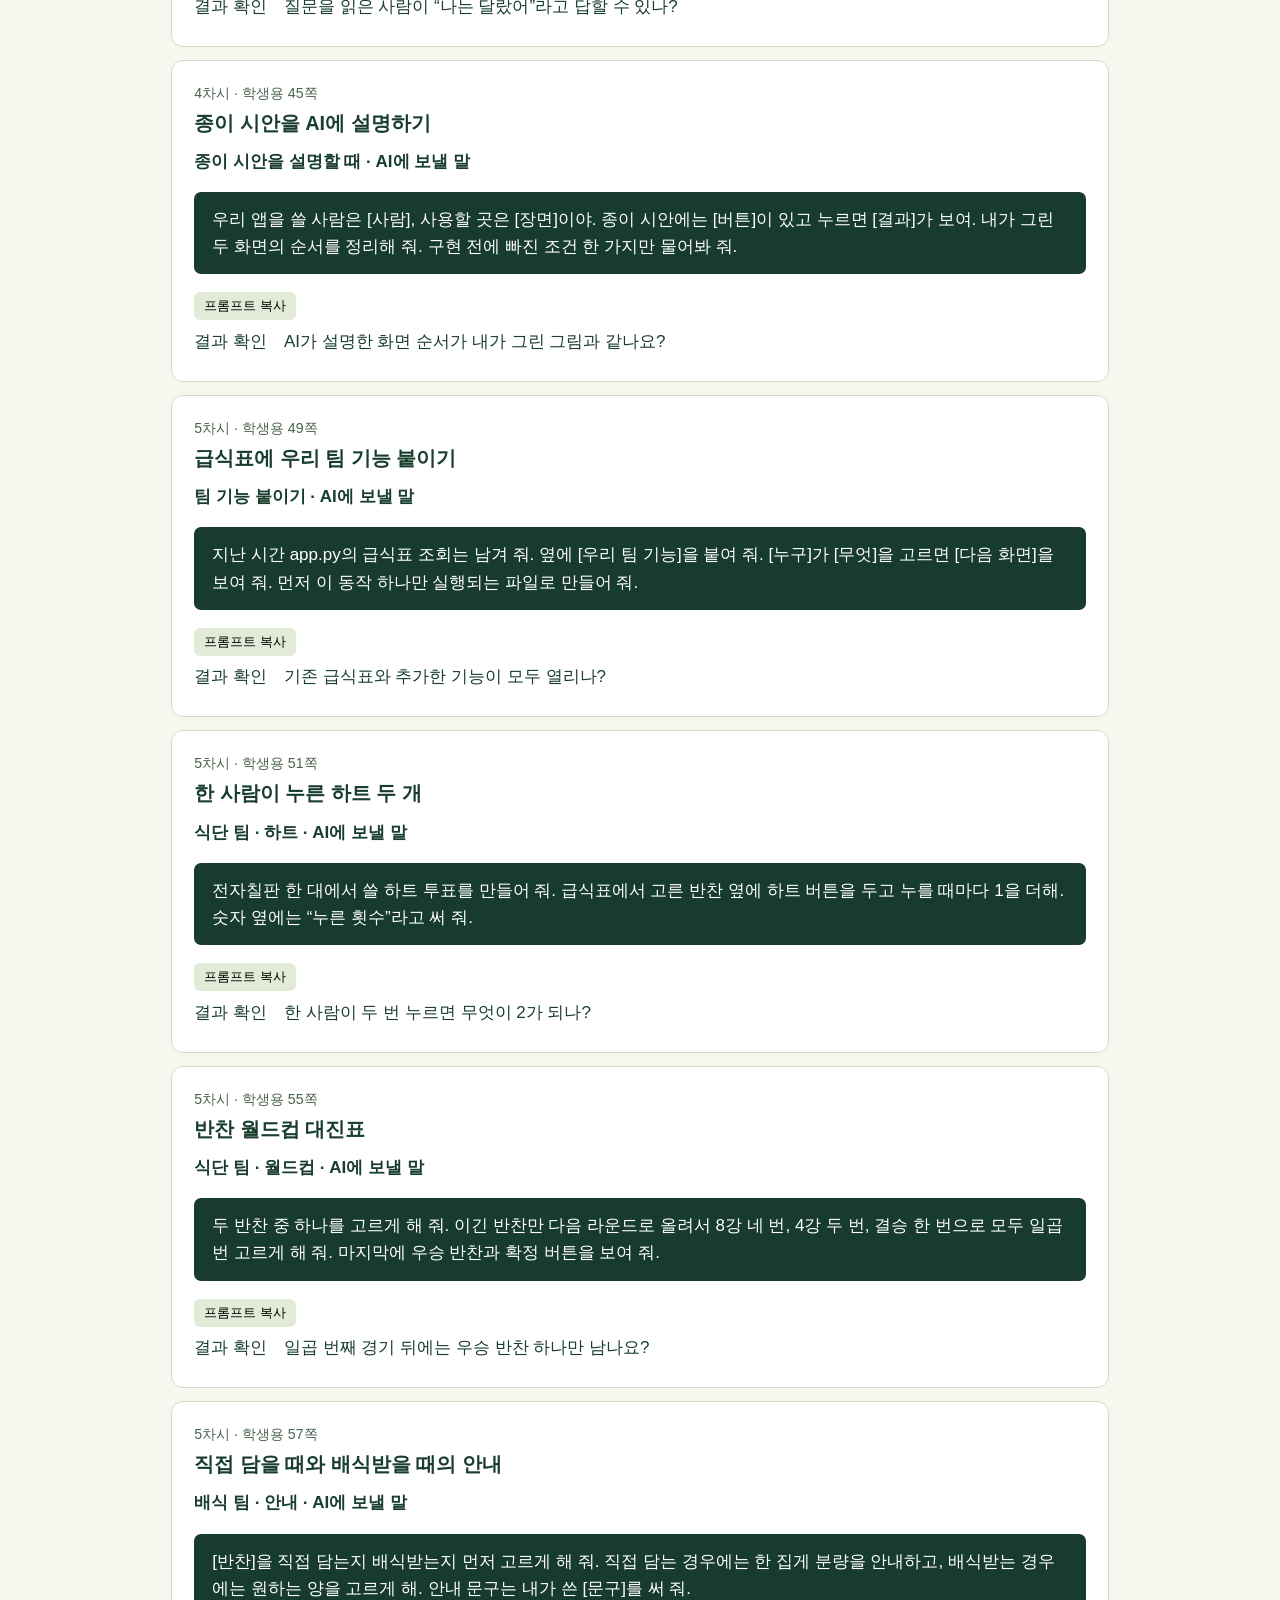
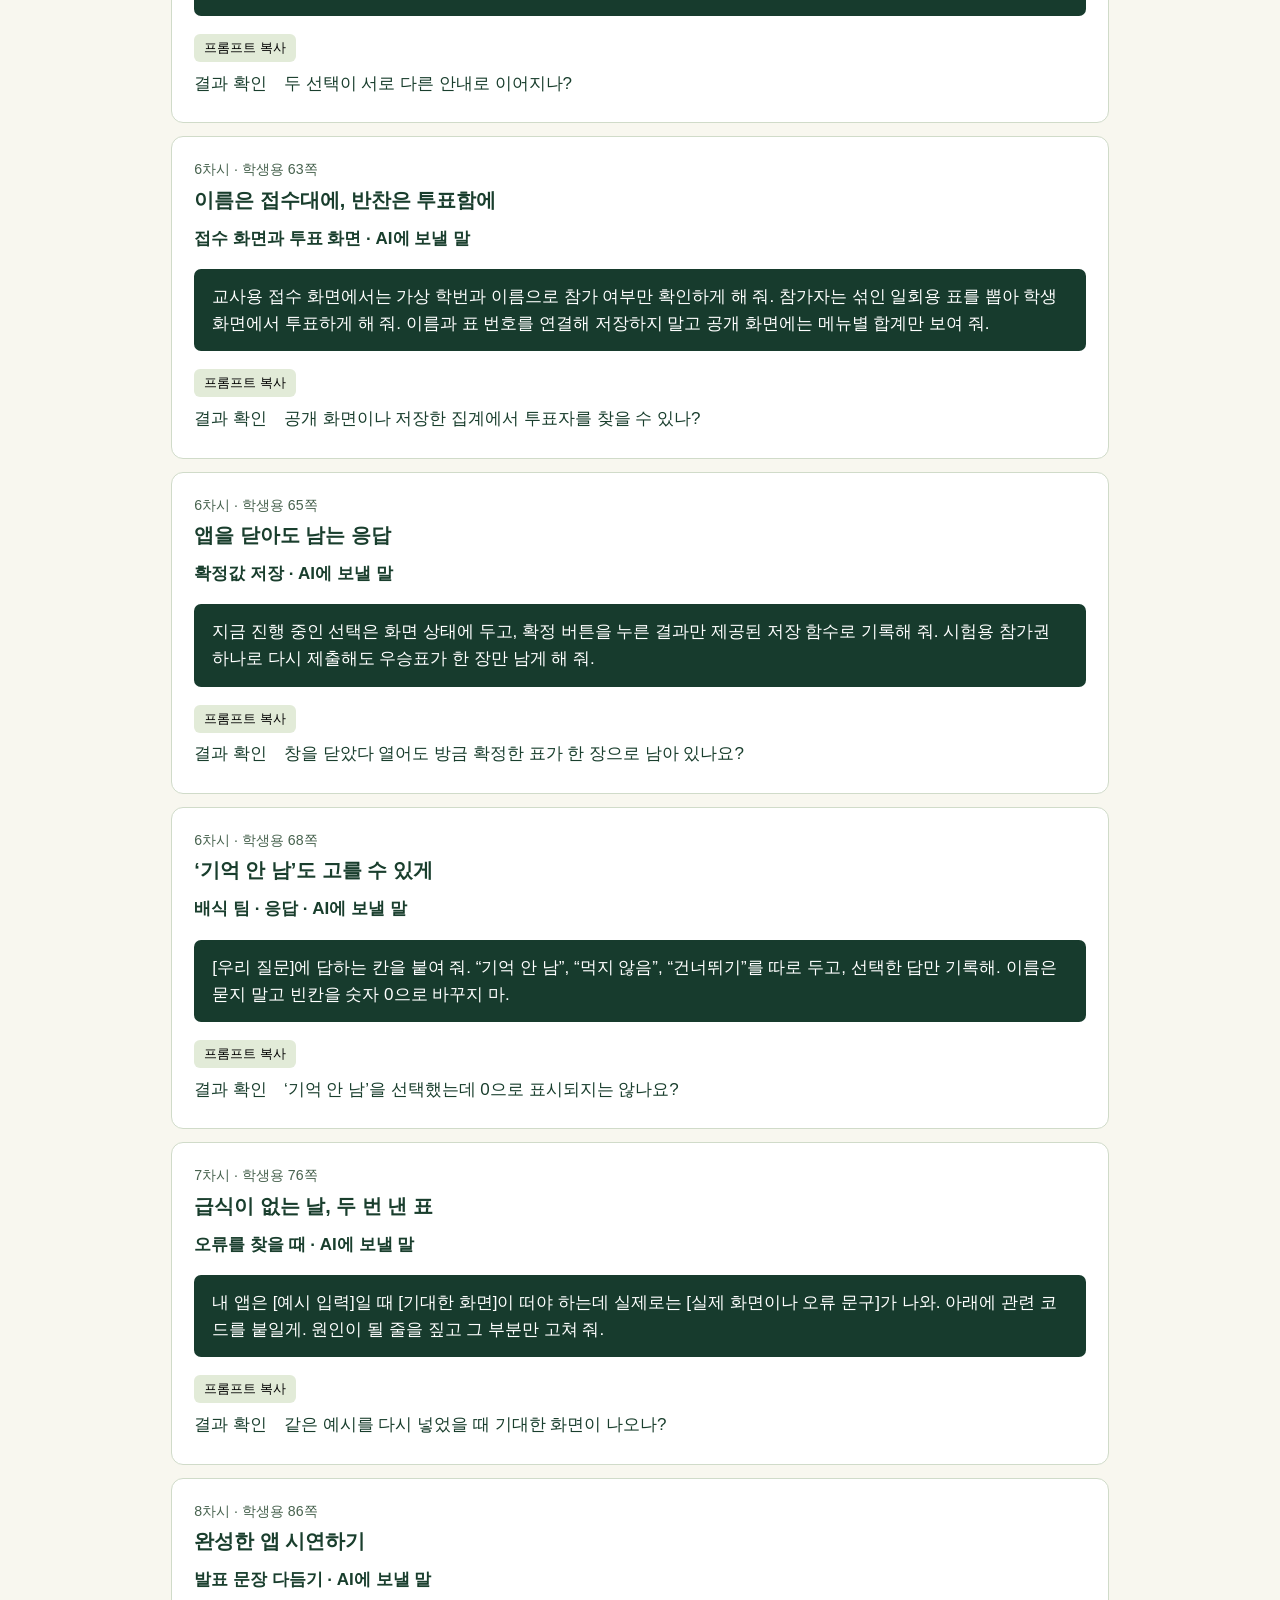
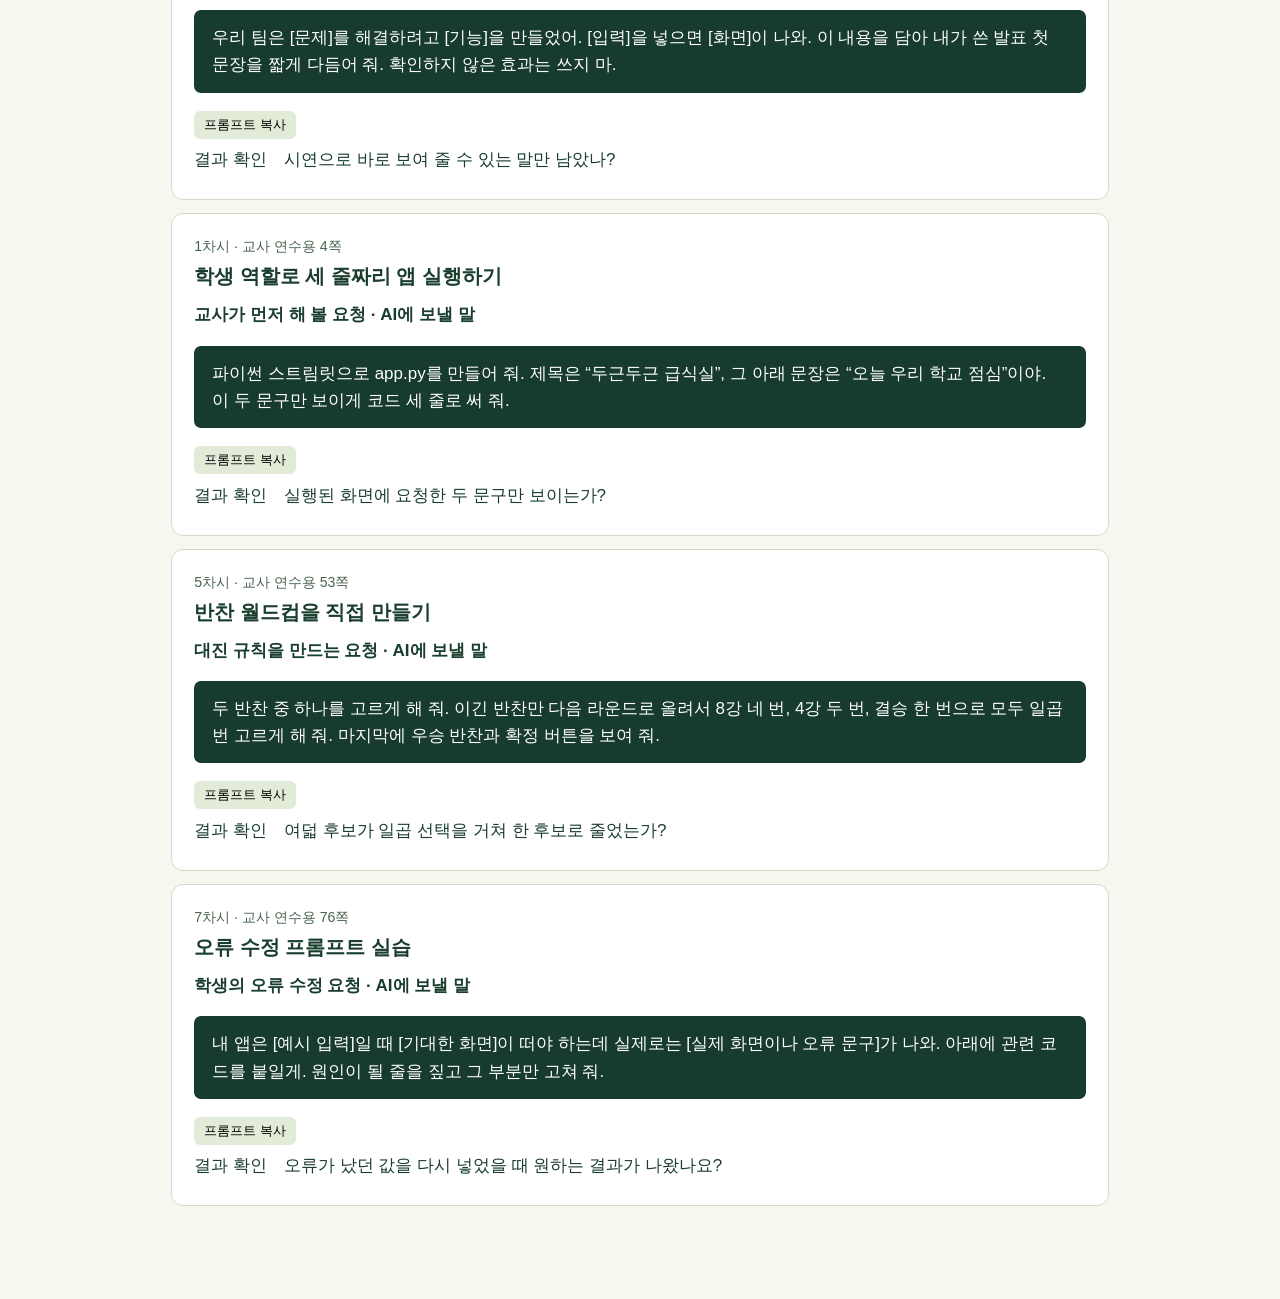
<file: prompts.html>
<!doctype html><html lang="ko"><meta charset="utf-8"><meta name="viewport" content="width=device-width, initial-scale=1"><title>실습 프롬프트 모음</title><style>*{box-sizing:border-box}body{margin:0;background:#f8f7ef;color:#193e2d;font:17px/1.6 Pretendard,"Apple SD Gothic Neo",sans-serif}main{max-width:1040px;margin:auto;padding:36px 4% 80px}h1,h2,h3{line-height:1.27}h1{font-size:clamp(31px,5vw,55px);margin-bottom:0}h2{margin:1.8em 0 .5em}h3{margin:.25em 0 .6em}nav{display:flex;flex-wrap:wrap;gap:7px}a{color:#225d44}nav a,button{padding:5px 10px;background:#e2ebd8;border-radius:6px;text-decoration:none;border:0}article,aside,.block{background:white;border:1px solid #d0dbc9;border-radius:12px;margin:13px 0;padding:18px 22px}.grid{display:grid;grid-template-columns:1fr 1fr;gap:12px}.grid div{padding:14px;background:#edf2df;border-radius:7px}.grid div+div{background:#e9eff2}small{color:#48634f}table{border-collapse:collapse;width:100%}td,th{border-bottom:1px solid #d0daca;padding:9px;text-align:left;vertical-align:top}summary{cursor:pointer}p{margin:.45em 0}section{scroll-margin-top:10px}code{overflow-wrap:anywhere}@media(max-width:640px){.grid{grid-template-columns:1fr}td,th{padding:5px}article{padding:13px}main{padding:18px 12px}}pre{white-space:pre-wrap;overflow-wrap:anywhere;background:#173b2d;color:white;padding:14px 18px;border-radius:7px;font:inherit}.copy{cursor:pointer}a{overflow-wrap:anywhere} @media print{button,nav{display:none}}</style><main><h1>두근두근 급식실</h1><h2>실습 프롬프트 모음</h2><p><a href="https://greatsong.github.io/dugeun-lunch-lab/workshop/">코드 작업대에서 차시별 예제 고쳐 보기 ↗</a></p><p>원하는 차시의 요청을 복사하고 대괄호 안을 팀의 말로 바꿉니다. 이미 만든 앱을 고칠 때에는 그 파일을 같은 대화에 첨부합니다. 키·실제 학번·이름은 넣지 않습니다.</p><h2>당곡고 데이터 과학 교재에서 가져온 부분</h2><p><a href="https://greatsong.github.io/ds-danggok-2026/lesson01.html">DS 1차시 원문</a>　<b>자연어 요청, 실행 결과 확인, 개선 요청</b>　원 교재는 서울 기온 그래프를 만든다. 이 수업은 첫 앱의 제목과 안내만 세 줄로 띄운다.</p><p><a href="https://greatsong.github.io/ds-danggok-2026/lesson02.html">DS 2차시 원문</a>　<b>공식 API 문서와 함께 요청하고 날짜·빈 응답을 지정</b>　영화 API의 요청 구조를 급식 조회에 적용한다.</p><p><a href="https://greatsong.github.io/ds-danggok-2026/lesson05.html">DS 5차시 원문</a>　<b>나이스 조회와 기간별 최다 등장 메뉴</b>　교육청·학교 코드와 중식을 지정해 날짜별 메뉴를 읽고 제공 일수를 센다. 교사가 준비한 조회 함수를 함께 쓴다.</p><p><a href="https://greatsong.github.io/ds-danggok-2026/lesson15.html">DS 15차시 원문</a>　<b>여덟 후보, 네 경기·두 경기·결승 한 경기</b>　대결 한 번에 한 행을 쓰던 원 교재와 달리 이 앱은 최종 우승표만 집계한다. 교사 접수와 학생 선택 기록을 분리한다.</p><aside><b>급식 API 자료를 함께 붙일 때</b><p>요청 주소　https://open.neis.go.kr/hub/mealServiceDietInfo</p><p>입력　ATPT_OFCDC_SC_CODE(교육청), SD_SCHUL_CODE(학교), MMEAL_SC_CODE=2(중식), MLSV_YMD(급식일). 기간 조회는 MLSV_FROM_YMD와 MLSV_TO_YMD.</p><p>응답　row의 MLSV_YMD와 DDISH_NM을 확인한다. 메뉴의 줄 구분은 &lt;br/&gt;이며, INFO-200은 조회 자료 없음이다. 인증 오류와 구분한다.</p></aside><article><small>1차시 · 학생용 4쪽</small><h3>앱 제목과 첫 문장</h3><div><b>첫 요청 · AI에 보낼 말</b><pre>파이썬 스트림릿으로 app.py를 만들어 줘. 제목은 “두근두근 급식실”, 그 아래 문장은 “오늘 우리 학교 점심”이야. 이 두 문구만 보이게 코드 세 줄로 써 줘.</pre><button class="copy" type="button" onclick="copyText(this)">프롬프트 복사</button><p>결과 확인　제목 한 줄과 안내 한 줄이 보이나?</p></div></article><article><small>1차시 · 학생용 9쪽</small><h3>앱의 안내 문구 바꾸기</h3><div><b>고쳐 달라고 할 때 · AI에 보낼 말</b><pre>방금 만든 세 줄에서 안내 문장만 “오늘 먹고 싶은 반찬은?”으로 바꿔 줘. 제목은 그대로 두고 세 줄을 다시 보여 줘.</pre><button class="copy" type="button" onclick="copyText(this)">프롬프트 복사</button><p>결과 확인　제목이 그대로이고 안내만 달라졌나?</p></div></article><article><small>2차시 · 학생용 15쪽</small><h3>달력에서 날짜를 골라 점심 메뉴 보기</h3><div><b>급식 조회 · AI에 보낼 말</b><pre>날짜를 달력에서 고르면, 고른 학교의 그날 점심 메뉴를 보여 줘. meals.py의 choose_school로 학교 이름을 검색하게 해 줘. 학교를 고르면 그 학교의 교육청 코드와 학교 코드로 one_day를 호출해 줘. 급식이 없는 날과 조회에 실패한 날은 서로 다른 안내를 써 줘.</pre><button class="copy" type="button" onclick="copyText(this)">프롬프트 복사</button><p>결과 확인　날짜를 바꾸면 해당 날짜의 중식이 열리나?</p></div></article><article><small>2차시 · 학생용 18쪽</small><h3>가장 자주 나온 반찬 찾기</h3><div><b>그래프 추가 · AI에 보낼 말</b><pre>앞 앱에 기간별 반찬 그래프를 추가해 줘. 날짜별 메뉴 목록에서 반찬마다 나온 날 수를 세고, 많은 순서로 막대를 그려 줘. 같은 날의 같은 반찬은 한 번만 세고 조회 기간도 표시해 줘.</pre><button class="copy" type="button" onclick="copyText(this)">프롬프트 복사</button><p>결과 확인　가장 긴 막대가 뜻하는 값을 급식표에서 확인했나?</p></div></article><article><small>2차시 · 학생용 22쪽</small><h3>메뉴가 없는 날</h3><div><b>연결이 끊긴 날 · AI에 보낼 말</b><pre>나이스 조회가 실패하면 원인을 확인할 안내와 “저장본 열기”를 보여 줘. 첨부한 중식19일.csv에는 날짜와 메뉴가 있고 메뉴는 |로 나뉘어 있어. 저장본을 열면 화면에 기간과 “수업용 저장본”을 표시해 줘.</pre><button class="copy" type="button" onclick="copyText(this)">프롬프트 복사</button><p>결과 확인　실시간 조회와 저장본 화면을 구분할 수 있나?</p></div></article><article><small>3차시</small><h3>한 사람의 여정 그리기</h3><div><b>AI에 보낼 말</b><pre>우리 팀이 그릴 사람은 [이 앱을 쓸 사람]이야. [네 장면]에서 한 일과 그때의 마음 [직접 기억하거나 짐작한 내용]을 순서대로 보여 주는 Streamlit 코드를 짜 줘. 마음의 변화를 선으로 이어 줘. 장면을 하나 고르면 우리 팀이 확인할 질문을 적게 해 줘. 모르는 마음을 대신 지어내지는 마.</pre><button class="copy" type="button" onclick="copyText(this)">프롬프트 복사</button><p>결과 확인　장면별로 한 일과 마음이 이어지나요? 확인할 질문은 어느 장면에서 나왔나요?</p></div></article><article><small>3차시 · 학생용 31쪽</small><h3>내 짐작을 확인할 질문</h3><div><b>내 질문 다듬기 · AI에 보낼 말</b><pre>내가 기억한 일은 [그날의 일]이고 내 짐작은 [가설]이야. 이 가설과 다른 경험을 한 사람도 답할 수 있게 [내 질문]을 다듬어 줘. 답이나 그 사람의 속마음은 대신 쓰지 마.</pre><button class="copy" type="button" onclick="copyText(this)">프롬프트 복사</button><p>결과 확인　질문을 읽은 사람이 “나는 달랐어”라고 답할 수 있나?</p></div></article><article><small>4차시 · 학생용 45쪽</small><h3>종이 시안을 AI에 설명하기</h3><div><b>종이 시안을 설명할 때 · AI에 보낼 말</b><pre>우리 앱을 쓸 사람은 [사람], 사용할 곳은 [장면]이야. 종이 시안에는 [버튼]이 있고 누르면 [결과]가 보여. 내가 그린 두 화면의 순서를 정리해 줘. 구현 전에 빠진 조건 한 가지만 물어봐 줘.</pre><button class="copy" type="button" onclick="copyText(this)">프롬프트 복사</button><p>결과 확인　AI가 설명한 화면 순서가 내가 그린 그림과 같나요?</p></div></article><article><small>5차시 · 학생용 49쪽</small><h3>급식표에 우리 팀 기능 붙이기</h3><div><b>팀 기능 붙이기 · AI에 보낼 말</b><pre>지난 시간 app.py의 급식표 조회는 남겨 줘. 옆에 [우리 팀 기능]을 붙여 줘. [누구]가 [무엇]을 고르면 [다음 화면]을 보여 줘. 먼저 이 동작 하나만 실행되는 파일로 만들어 줘.</pre><button class="copy" type="button" onclick="copyText(this)">프롬프트 복사</button><p>결과 확인　기존 급식표와 추가한 기능이 모두 열리나?</p></div></article><article><small>5차시 · 학생용 51쪽</small><h3>한 사람이 누른 하트 두 개</h3><div><b>식단 팀 · 하트 · AI에 보낼 말</b><pre>전자칠판 한 대에서 쓸 하트 투표를 만들어 줘. 급식표에서 고른 반찬 옆에 하트 버튼을 두고 누를 때마다 1을 더해. 숫자 옆에는 “누른 횟수”라고 써 줘.</pre><button class="copy" type="button" onclick="copyText(this)">프롬프트 복사</button><p>결과 확인　한 사람이 두 번 누르면 무엇이 2가 되나?</p></div></article><article><small>5차시 · 학생용 55쪽</small><h3>반찬 월드컵 대진표</h3><div><b>식단 팀 · 월드컵 · AI에 보낼 말</b><pre>두 반찬 중 하나를 고르게 해 줘. 이긴 반찬만 다음 라운드로 올려서 8강 네 번, 4강 두 번, 결승 한 번으로 모두 일곱 번 고르게 해 줘. 마지막에 우승 반찬과 확정 버튼을 보여 줘.</pre><button class="copy" type="button" onclick="copyText(this)">프롬프트 복사</button><p>결과 확인　일곱 번째 경기 뒤에는 우승 반찬 하나만 남나요?</p></div></article><article><small>5차시 · 학생용 57쪽</small><h3>직접 담을 때와 배식받을 때의 안내</h3><div><b>배식 팀 · 안내 · AI에 보낼 말</b><pre>[반찬]을 직접 담는지 배식받는지 먼저 고르게 해 줘. 직접 담는 경우에는 한 집게 분량을 안내하고, 배식받는 경우에는 원하는 양을 고르게 해. 안내 문구는 내가 쓴 [문구]를 써 줘.</pre><button class="copy" type="button" onclick="copyText(this)">프롬프트 복사</button><p>결과 확인　두 선택이 서로 다른 안내로 이어지나?</p></div></article><article><small>6차시 · 학생용 63쪽</small><h3>이름은 접수대에, 반찬은 투표함에</h3><div><b>접수 화면과 투표 화면 · AI에 보낼 말</b><pre>교사용 접수 화면에서는 가상 학번과 이름으로 참가 여부만 확인하게 해 줘. 참가자는 섞인 일회용 표를 뽑아 학생 화면에서 투표하게 해 줘. 이름과 표 번호를 연결해 저장하지 말고 공개 화면에는 메뉴별 합계만 보여 줘.</pre><button class="copy" type="button" onclick="copyText(this)">프롬프트 복사</button><p>결과 확인　공개 화면이나 저장한 집계에서 투표자를 찾을 수 있나?</p></div></article><article><small>6차시 · 학생용 65쪽</small><h3>앱을 닫아도 남는 응답</h3><div><b>확정값 저장 · AI에 보낼 말</b><pre>지금 진행 중인 선택은 화면 상태에 두고, 확정 버튼을 누른 결과만 제공된 저장 함수로 기록해 줘. 시험용 참가권 하나로 다시 제출해도 우승표가 한 장만 남게 해 줘.</pre><button class="copy" type="button" onclick="copyText(this)">프롬프트 복사</button><p>결과 확인　창을 닫았다 열어도 방금 확정한 표가 한 장으로 남아 있나요?</p></div></article><article><small>6차시 · 학생용 68쪽</small><h3>‘기억 안 남’도 고를 수 있게</h3><div><b>배식 팀 · 응답 · AI에 보낼 말</b><pre>[우리 질문]에 답하는 칸을 붙여 줘. “기억 안 남”, “먹지 않음”, “건너뛰기”를 따로 두고, 선택한 답만 기록해. 이름은 묻지 말고 빈칸을 숫자 0으로 바꾸지 마.</pre><button class="copy" type="button" onclick="copyText(this)">프롬프트 복사</button><p>결과 확인　‘기억 안 남’을 선택했는데 0으로 표시되지는 않나요?</p></div></article><article><small>7차시 · 학생용 76쪽</small><h3>급식이 없는 날, 두 번 낸 표</h3><div><b>오류를 찾을 때 · AI에 보낼 말</b><pre>내 앱은 [예시 입력]일 때 [기대한 화면]이 떠야 하는데 실제로는 [실제 화면이나 오류 문구]가 나와. 아래에 관련 코드를 붙일게. 원인이 될 줄을 짚고 그 부분만 고쳐 줘.</pre><button class="copy" type="button" onclick="copyText(this)">프롬프트 복사</button><p>결과 확인　같은 예시를 다시 넣었을 때 기대한 화면이 나오나?</p></div></article><article><small>8차시 · 학생용 86쪽</small><h3>완성한 앱 시연하기</h3><div><b>발표 문장 다듬기 · AI에 보낼 말</b><pre>우리 팀은 [문제]를 해결하려고 [기능]을 만들었어. [입력]을 넣으면 [화면]이 나와. 이 내용을 담아 내가 쓴 발표 첫 문장을 짧게 다듬어 줘. 확인하지 않은 효과는 쓰지 마.</pre><button class="copy" type="button" onclick="copyText(this)">프롬프트 복사</button><p>결과 확인　시연으로 바로 보여 줄 수 있는 말만 남았나?</p></div></article><article><small>1차시 · 교사 연수용 4쪽</small><h3>학생 역할로 세 줄짜리 앱 실행하기</h3><div><b>교사가 먼저 해 볼 요청 · AI에 보낼 말</b><pre>파이썬 스트림릿으로 app.py를 만들어 줘. 제목은 “두근두근 급식실”, 그 아래 문장은 “오늘 우리 학교 점심”이야. 이 두 문구만 보이게 코드 세 줄로 써 줘.</pre><button class="copy" type="button" onclick="copyText(this)">프롬프트 복사</button><p>결과 확인　실행된 화면에 요청한 두 문구만 보이는가?</p></div></article><article><small>5차시 · 교사 연수용 53쪽</small><h3>반찬 월드컵을 직접 만들기</h3><div><b>대진 규칙을 만드는 요청 · AI에 보낼 말</b><pre>두 반찬 중 하나를 고르게 해 줘. 이긴 반찬만 다음 라운드로 올려서 8강 네 번, 4강 두 번, 결승 한 번으로 모두 일곱 번 고르게 해 줘. 마지막에 우승 반찬과 확정 버튼을 보여 줘.</pre><button class="copy" type="button" onclick="copyText(this)">프롬프트 복사</button><p>결과 확인　여덟 후보가 일곱 선택을 거쳐 한 후보로 줄었는가?</p></div></article><article><small>7차시 · 교사 연수용 76쪽</small><h3>오류 수정 프롬프트 실습</h3><div><b>학생의 오류 수정 요청 · AI에 보낼 말</b><pre>내 앱은 [예시 입력]일 때 [기대한 화면]이 떠야 하는데 실제로는 [실제 화면이나 오류 문구]가 나와. 아래에 관련 코드를 붙일게. 원인이 될 줄을 짚고 그 부분만 고쳐 줘.</pre><button class="copy" type="button" onclick="copyText(this)">프롬프트 복사</button><p>결과 확인　오류가 났던 값을 다시 넣었을 때 원하는 결과가 나왔나요?</p></div></article><script>async function copyText(b){const p=b.previousElementSibling,t=p.textContent;try{await navigator.clipboard.writeText(t);b.textContent='복사됨'}catch(e){const a=document.createElement('textarea');a.value=t;document.body.append(a);a.select();const ok=document.execCommand('copy');a.remove();b.textContent=ok?'복사됨':'위 문장을 선택해 복사하세요'}} </script></main></html>
</file>
<file: site.css>
*{box-sizing:border-box}html{scroll-behavior:smooth}body{margin:0;background:#f9f8ef;color:#1e392e;font:16px/1.6 Pretendard,-apple-system,BlinkMacSystemFont,"Apple SD Gothic Neo","Noto Sans KR",sans-serif;word-break:keep-all}a{color:inherit;text-underline-offset:4px}a:focus-visible{outline:3px solid #d77824;outline-offset:3px}header{border-bottom:1px solid #d7ddce;background:#fffef8}.bar,main,footer>div{max-width:1180px;margin:auto;padding:0 clamp(18px,4vw,48px)}.bar{display:flex;align-items:center;justify-content:space-between;min-height:72px}.brand{display:flex;gap:9px;align-items:center;font-weight:800;text-decoration:none}.brand img{width:30px;height:35px;object-fit:contain}nav{display:flex;gap:clamp(10px,3vw,34px)}nav a,.section-title a{font-weight:650;font-size:.94rem;text-decoration:none}nav a:hover,.section-title a:hover{text-decoration:underline}.cover{background:#164935;color:#fff9dd;border-radius:29px;margin:28px 0 48px;display:grid;grid-template-columns:1fr 1fr;align-items:center;overflow:hidden;min-height:369px}.covercopy{padding:clamp(26px,4.2vw,58px);padding-right:4px}.covercopy .class{font-weight:650;font-size:.91rem;letter-spacing:.08em;color:#dfedb4}.covercopy h1{font-size:clamp(3.35rem,6vw,5.35rem);line-height:1.01;letter-spacing:-.085em;margin:10px 0 15px}.covercopy h1 span{color:#f9bb70}.covercopy p{margin:0 0 16px;line-height:1.6}.btn{display:inline-flex;align-items:center;gap:21px;padding:9px 17px;border-radius:9px;text-decoration:none;font-weight:750}.light{background:#f6dfa3;color:#173d2c}.art{position:relative;align-self:stretch;display:grid;place-items:center;padding:26px 34px 34px 0}.tray{width:100%;max-width:430px;aspect-ratio:1.35;background:#bed0c2;border:5px solid #edf2df;border-radius:30px;box-shadow:inset 2px 1px 2px 3px #9bb1a3,9px 15px 0 #103b2b;transform:rotate(-7deg);display:grid;grid-template-columns:repeat(6,1fr);grid-template-rows:repeat(2,1fr);gap:7px;padding:14px}.tray div{min-height:0;min-width:0;grid-column:span 2;border-radius:20px;background:#e7eee0;border:2px solid #9bb3a3;box-shadow:inset 0 4px 5px #82998c65;display:grid;place-items:center;overflow:hidden}.tray div:nth-child(n+4){grid-column:span 3}.tray img{height:98%;width:98%;object-fit:contain}.mascot{position:absolute;right:3%;bottom:4%;width:22%;height:37%;object-fit:contain;transform:rotate(6deg);filter:drop-shadow(3px 5px 0 #103a2790)}section[id]{scroll-margin-top:20px}.section-title{display:flex;align-items:center;justify-content:space-between}.section-title img{height:55px}.section-title h2{font-size:clamp(1.65rem,3.3vw,2.4rem);letter-spacing:-.065em;margin:0 0 12px}.units{display:grid;grid-template-columns:repeat(4,1fr);gap:12px}.unit{position:relative;text-decoration:none;background:#fffef8;border:1px solid #cbd7c9;border-radius:15px;padding:19px 17px;min-height:145px}.unit:hover{border-color:#377e54;background:#edf3de}.unit small{color:#426e4e;font-weight:700}.unit h3,.steps h3{font-size:1.13rem;letter-spacing:-.04em;margin:7px 0}.unit p,.steps p{font-size:.94rem;line-height:1.6;margin:4px 0;color:#4b5e50}.unit span{position:absolute;top:14px;right:13px}.results{display:inline-block;margin:15px 0 30px;font-weight:650;color:#255a41}.results b{padding-left:12px}#signup{background:#eff2e5;border-radius:21px;margin:14px 0 40px;padding:clamp(18px,3.4vw,36px)}#signup>p{margin:0 0 16px}.steps{list-style:none;counter-reset:step;display:grid;grid-template-columns:1fr 1fr;gap:16px 27px;margin:0;padding:0}.steps li{counter-increment:step;border-top:1px solid #bbcab8;padding:12px 0 0 30px;position:relative}.steps li:before{content:counter(step);position:absolute;left:0;top:20px;font-weight:700}.steps a{font-size:.89rem;font-weight:650}.steps code{overflow-wrap:anywhere}footer{border-top:1px solid #d3dbce}footer>div{display:flex;justify-content:space-between;padding-top:18px;padding-bottom:23px;font-size:.9rem}@media(max-width:800px){.units{grid-template-columns:repeat(2,1fr)}.cover{min-height:300px}.art{padding:15px}.tray{border-radius:20px;gap:5px;padding:9px}}@media(max-width:550px){.bar{flex-wrap:wrap;padding-top:10px;padding-bottom:9px;gap:6px;min-height:60px}.brand{font-size:.95rem}.brand img{width:22px;height:26px}nav{gap:12px}nav a{font-size:.81rem}.cover{grid-template-columns:1fr;position:relative;margin-top:16px;margin-bottom:32px}.covercopy{padding:22px 23px 26px;z-index:1}.covercopy h1{font-size:3.45rem}.covercopy p:not(.class){font-size:.91rem}.art{position:absolute;right:-3%;width:50%;height:54%;top:8%;opacity:.98}.tray{border-width:3px;gap:3px;padding:5px;border-radius:13px}.tray div{border-radius:9px}.unit{padding:13px;min-height:130px}.unit h3{font-size:1.04rem}.unit p{font-size:.85rem}.units{gap:8px}.steps{grid-template-columns:1fr}.section-title a{font-size:.81rem}}@media(prefers-reduced-motion:reduce){html{scroll-behavior:auto}}
.deck{display:flex;flex-wrap:wrap;align-items:center;gap:9px 16px;margin:12px 0 17px;padding:10px 14px;background:#fbf9ed;border-radius:8px}.deck a{font-size:.92rem;font-weight:650}

.setup-jump {display:flex;flex-wrap:wrap;gap:7px;margin:16px 0}
.setup-jump a {border:1px solid #b8c8b3;border-radius:7px;padding:5px 10px;font-size:.9rem;line-height:1.4}
.setup-list {background:#fffef9;border:1px solid #c5d2c1;border-radius:14px;padding:0 clamp(13px,2vw,23px)}
.setup-list details + details {border-top:1px solid #d2ddd0}
.setup-list details {scroll-margin-top:15px}
.setup-list summary {padding:14px 0;cursor:pointer;font-weight:750;color:#24523a;letter-spacing:-.025em}
.setup-list summary:focus-visible {outline:3px solid #d77824;outline-offset:2px}
.setup-body {padding-bottom:15px;max-width:78ch}
.setup-body p {margin:5px 0 10px}
.setup-body ol {margin:5px 0 10px;padding-left:1.5em}
.setup-body li {padding:2px 0 5px}
.setup-body code {background:#f1f2e8;padding:2px 3px;border-radius:3px;overflow-wrap:anywhere}
.setup-body strong {color:#175238}
.setup-check {background:#edf4e7;border-left:3px solid #779b70;padding:8px 12px}
.setup-check b:first-child {margin-right:6px}
.setup-help {color:#506353;font-size:.93rem}
.setup-fields {margin:8px 0 12px;padding:2px 12px;background:#f0f4e9;border-radius:8px}
.setup-fields div {display:grid;grid-template-columns:minmax(95px,8em) 1fr;gap:6px;padding:5px 0}
.setup-fields dt {font-weight:700}
.setup-fields dd {margin:0;min-width:0}
.setup-screens {display:grid;grid-template-columns:1fr 1fr;align-items:start;gap:14px;margin:14px 0}
.setup-screens figure {margin:0;min-width:0}
.setup-screens img {display:block;width:100%;height:auto;border:1px solid #cbd6cc;background:#fff}
.setup-screens figcaption {margin:4px 0;color:#395943;font-size:.87rem}
@media (max-width:500px) { .setup-screens {grid-template-columns:1fr} }
</file>
<file: workshop/workshop.css>
.workhead,.editorhead,.actions{display:flex;align-items:center;justify-content:space-between;gap:12px}.workhead{margin:24px 0 16px;flex-wrap:wrap}.workhead h1{margin:0;font-size:clamp(2rem,5vw,3rem);letter-spacing:-.07em}button,select{font:inherit;color:inherit;background:#fffef9;border:1px solid #bbccbe;border-radius:7px;padding:6px 11px}button{cursor:pointer}button:focus-visible,textarea:focus-visible,select:focus-visible{outline:3px solid #d77824}.workhead label{font-size:.9rem}#brief{background:#eaf0dd;border:1px solid #c8d2bc;padding:18px clamp(16px,2.8vw,28px);border-radius:18px}h2,h3,p{margin:0 0 7px}h2{font-size:1.45rem}h3{font-size:1rem}.activity,.grid{display:grid;grid-template-columns:1fr 1fr;gap:22px}.activity{margin-top:14px;border-top:1px solid #c7d2bd;padding-top:14px}.activity p{font-size:.95rem}.activity h3{color:#316544}.grid{margin:23px 0 48px;gap:16px}.grid>section{min-width:0}.grid h2{font-size:1.15rem}.editorhead{height:38px}.editorhead button{font-size:.89rem}textarea{resize:vertical;tab-size:4;display:block;width:100%;height:342px;font:15px/1.54 ui-monospace,SFMono-Regular,Menlo,monospace;background:#153b30;color:#fffbe9;padding:15px;border:0;border-radius:10px}.actions{justify-content:flex-start;margin:10px 0}.primary{background:#265e43;color:white;border-color:#265e43}#output{border:1px solid #ccd8cc;min-height:342px;border-radius:10px;background:white;overflow:hidden}#output>p{color:#5b705e;padding:24px}iframe{display:block;width:100%;height:370px;border:none}summary{cursor:pointer;color:#355e44;font-weight:650;padding:7px 0}#notice{font-size:.86rem}details p{padding:6px 12px;background:#edf4e4;border-radius:5px}@media(max-width:700px){.activity,.grid{grid-template-columns:1fr;gap:13px}.grid textarea{height:245px}.workhead{margin-top:16px}}
</file>
